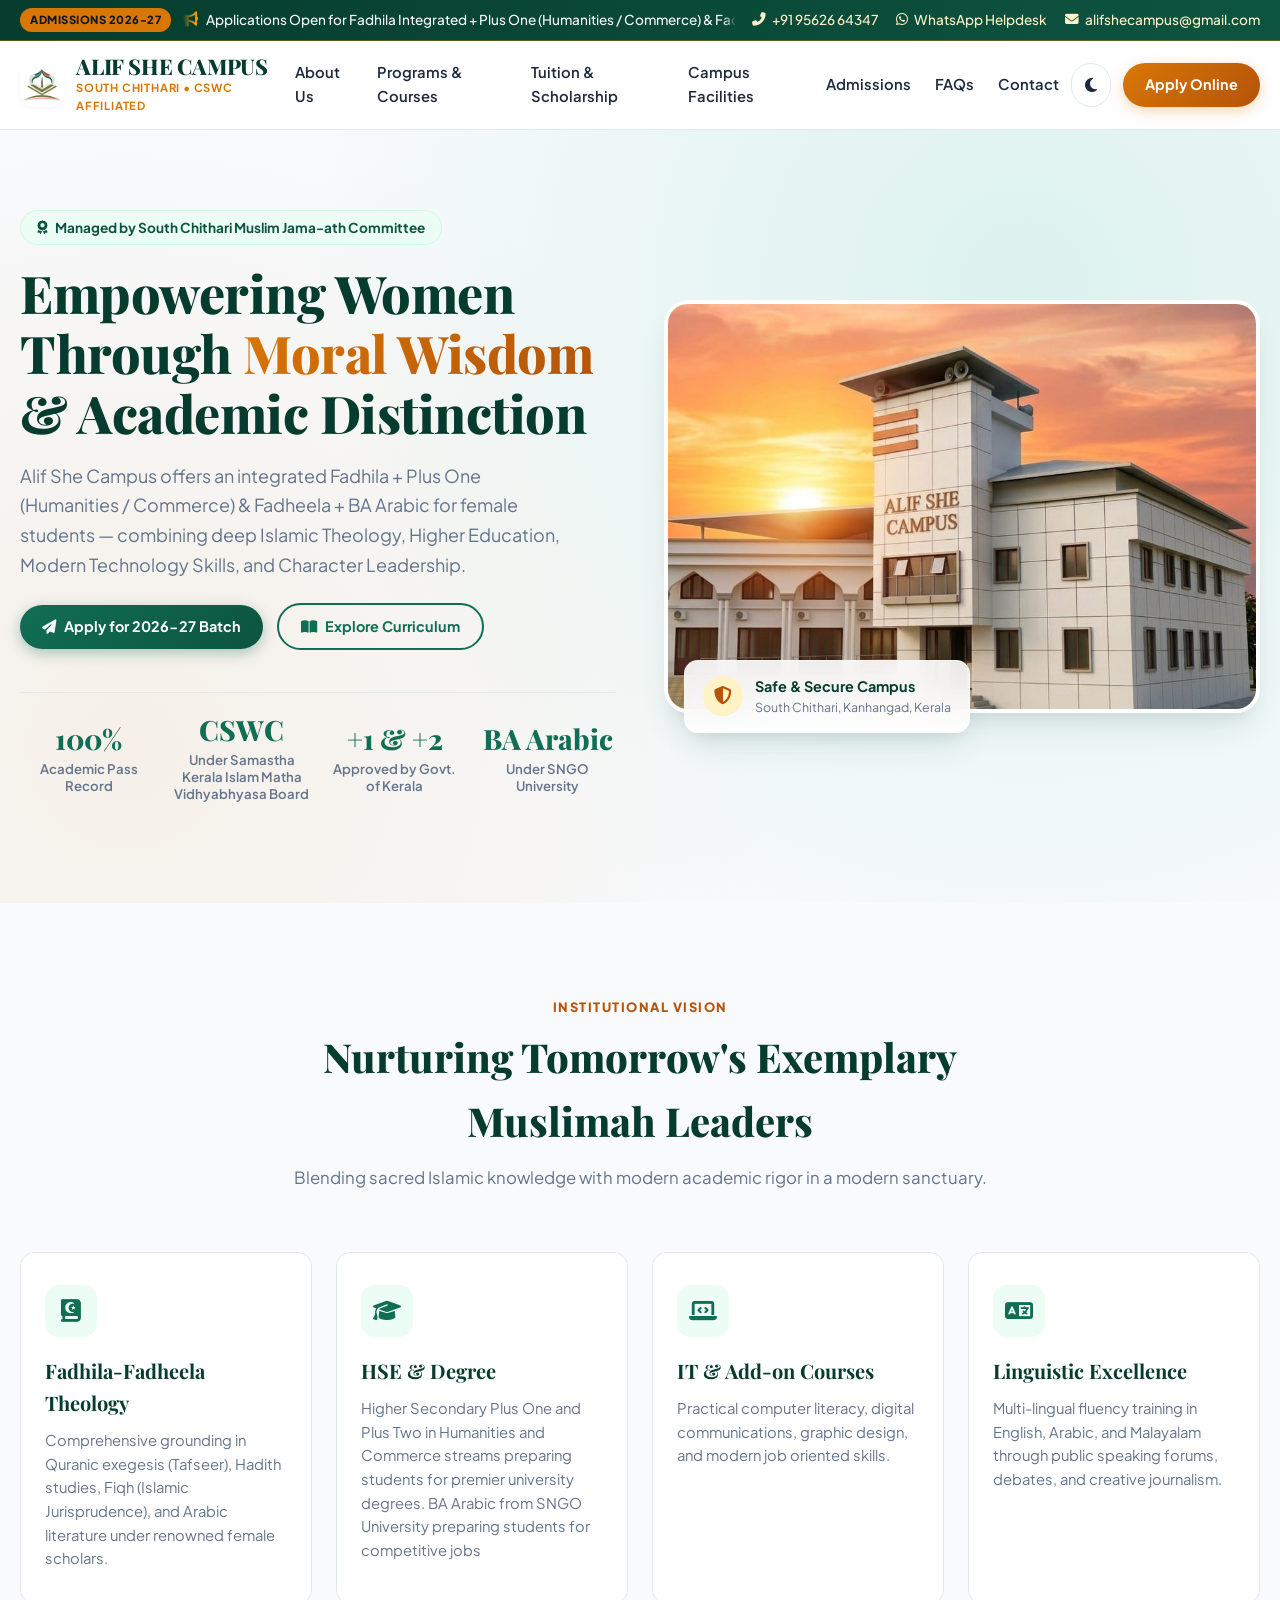
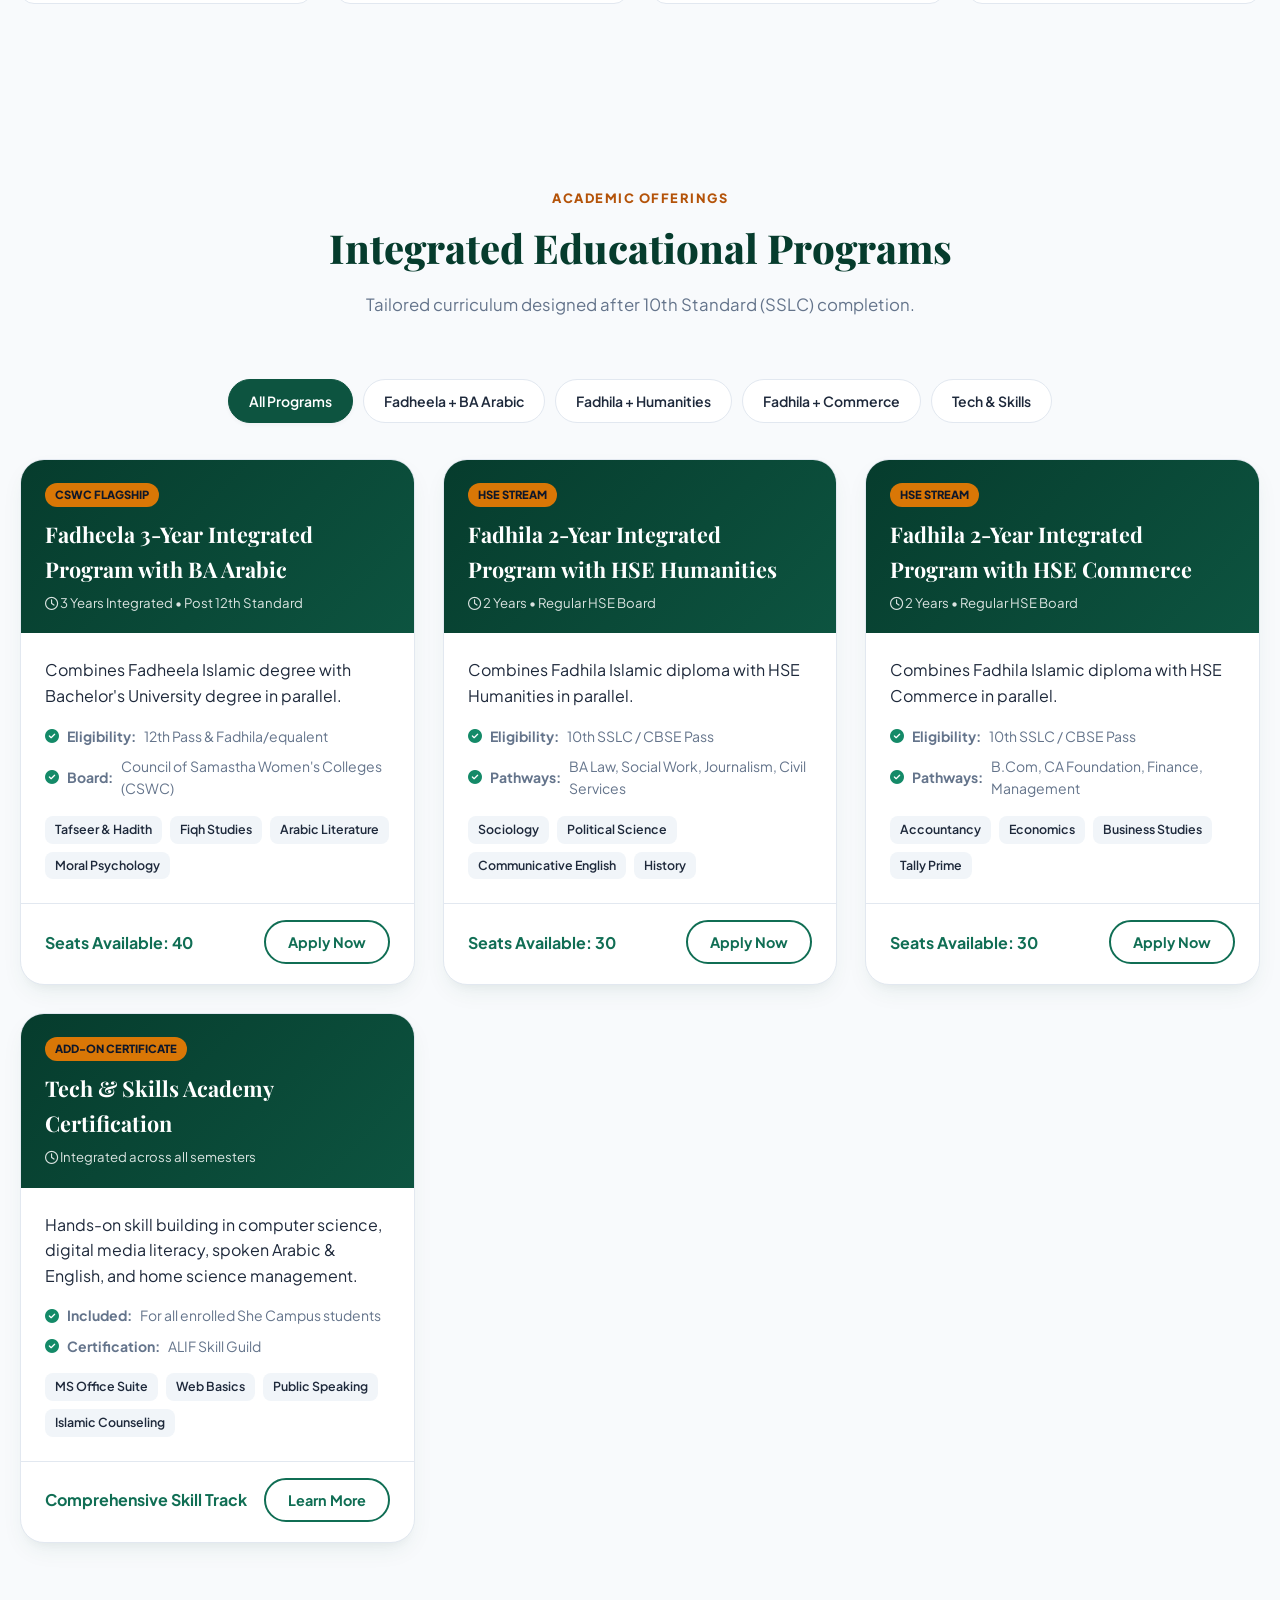
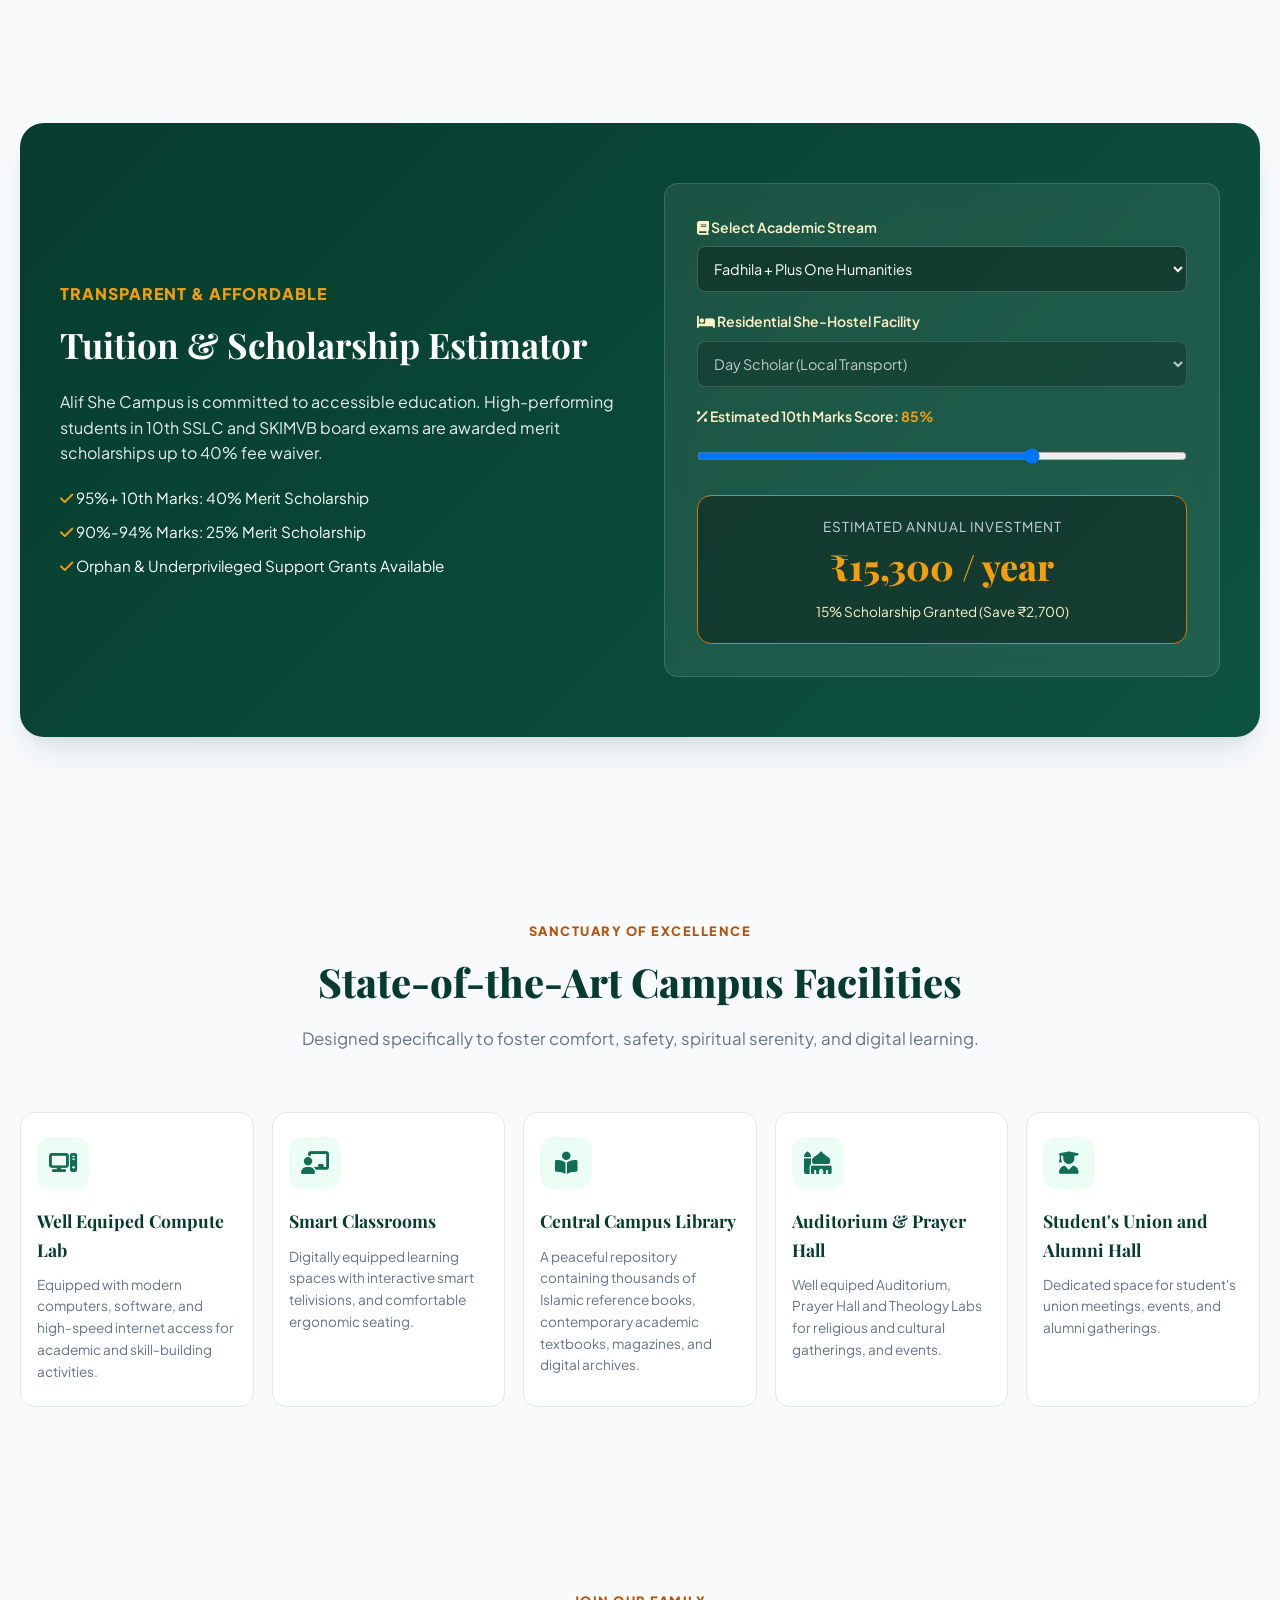
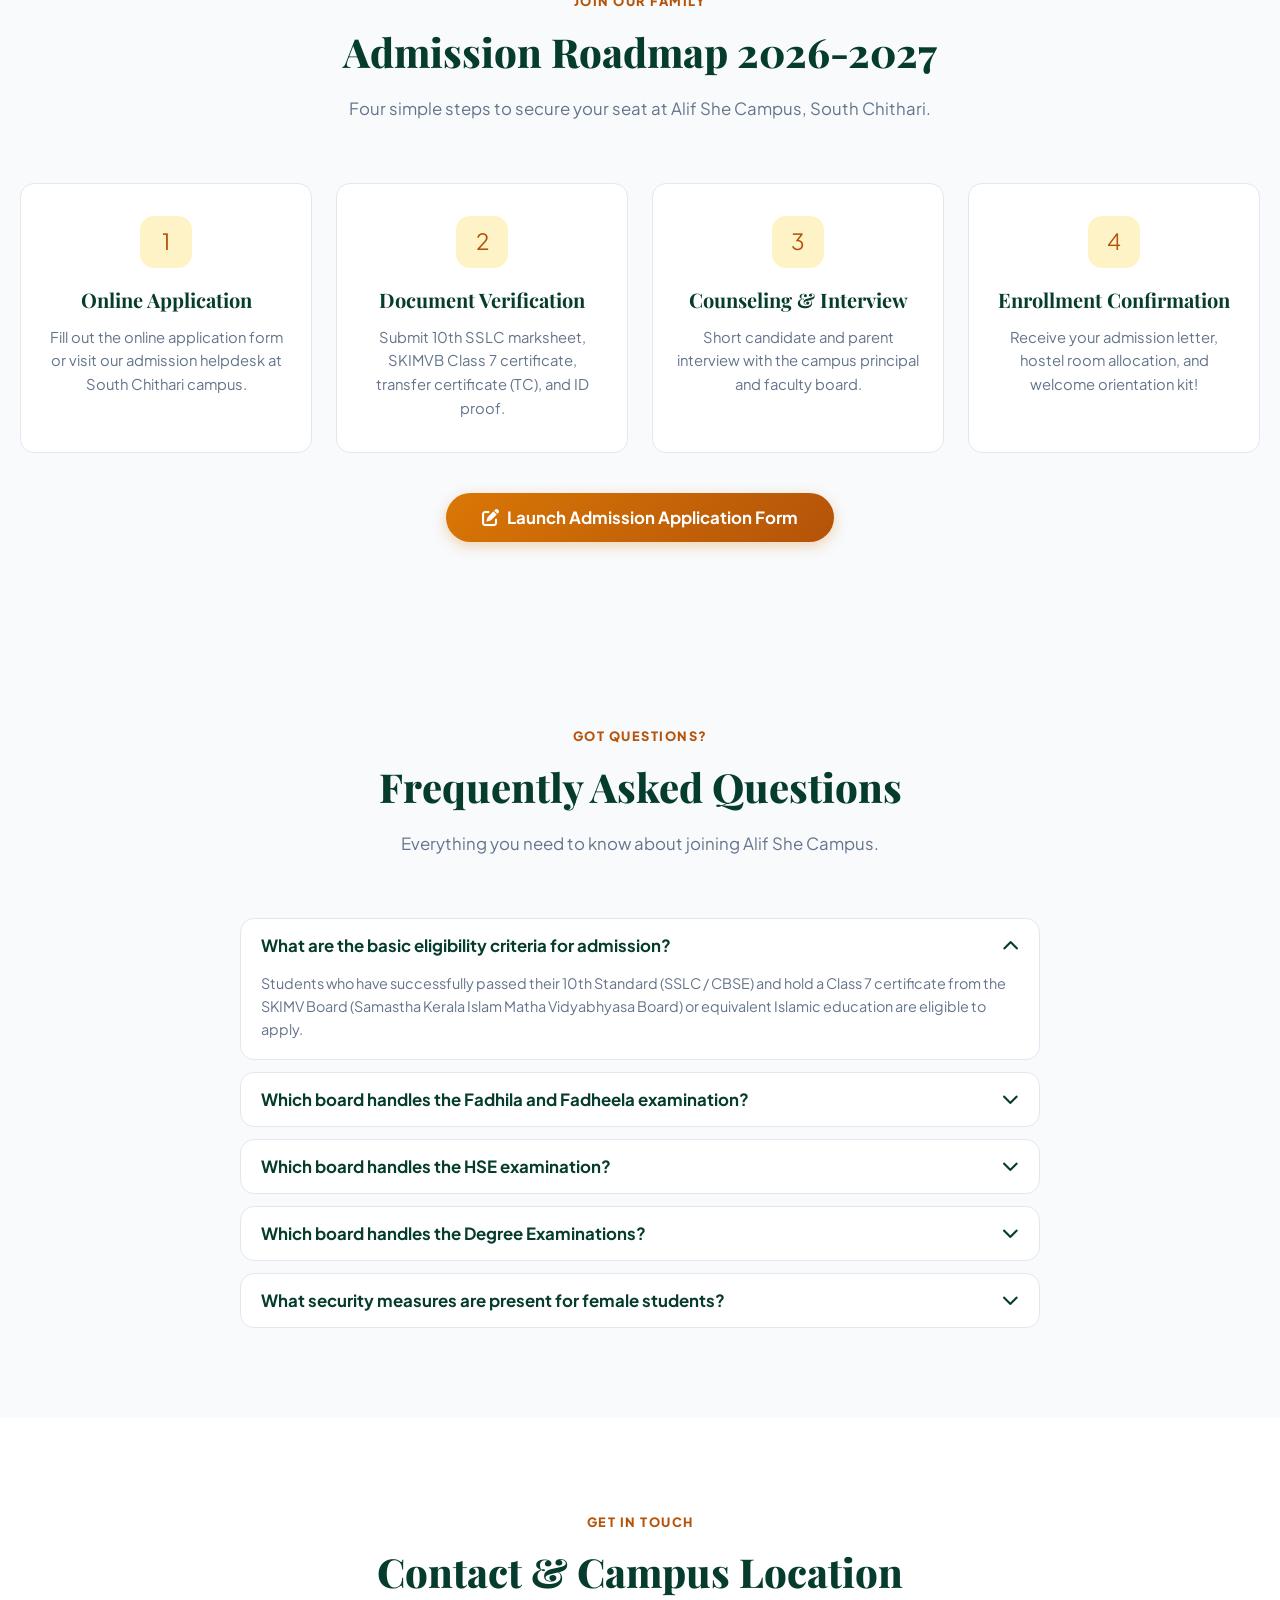
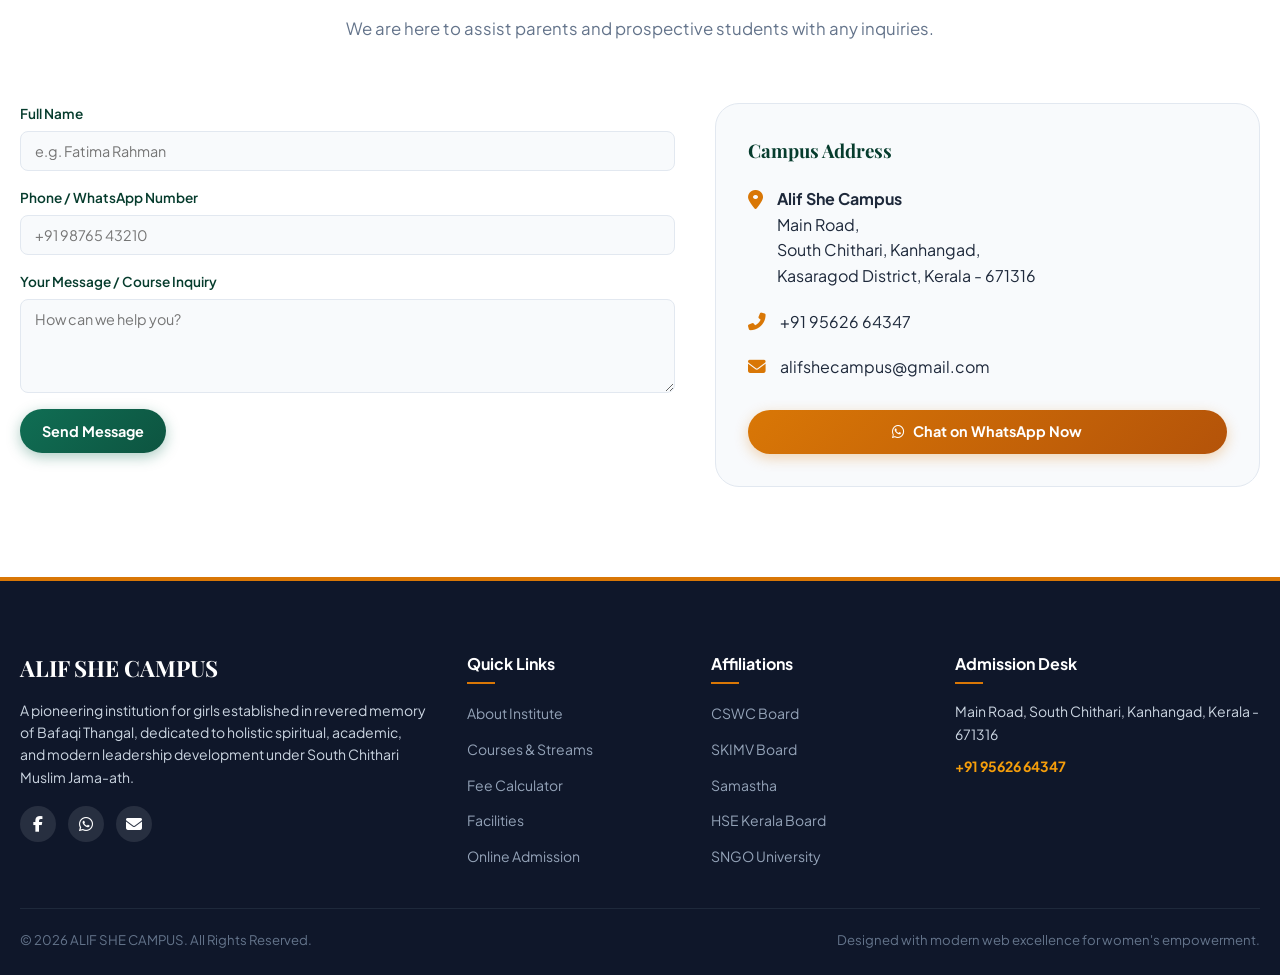
<file: index.html>
<!DOCTYPE html>
<html lang="en" data-theme="light">

<head>
  <meta charset="UTF-8">
  <meta name="viewport" content="width=device-width, initial-scale=1.0">
  <title>ALIF SHE CAMPUS | Premier Islamic & Contemporary Higher Education Campus for Women</title>
  <meta name="description"
    content="Official website of ALIF SHE CAMPUS, South Chithari, Kanhangad, Kerala. Providing integrated Fadhila Islamic theology, Plus One/Plus Two higher secondary education, IT skills, and holistic residential care. Affiliated with CSWC & BTIC.">
  <meta name="keywords"
    content="Alif She Campus, South Chithari, CSWC, Samastha Women Colleges, Fadhila Course, Islamic Education Kerala, Kasaragod She Campus, Bafaqi Thangal Islamic Centre">
  <link rel="stylesheet" href="style.css">
  <!-- FontAwesome Icons -->
  <link rel="stylesheet" href="https://cdnjs.cloudflare.com/ajax/libs/font-awesome/6.4.0/css/all.min.css">
</head>

<body>

  <!-- Top Announcement Bar -->
  <div class="top-bar">
    <div class="top-bar-container">
      <div class="announcement-ticker">
        <span class="badge-live">Admissions 2026-27</span>
        <div class="ticker-wrapper" id="announcementTicker">
          <div class="ticker-track">
            <span class="ticker-item"><i class="fas fa-bullhorn"></i> Applications Open for Fadhila Integrated + Plus
              One (Humanities / Commerce) &amp; Fadheela Integrated with BA Arabic</span>
            <span class="ticker-item"><i class="fas fa-bullhorn"></i> Merit Scholarships &amp; Financial Assistance
              Available for Qualified Students</span>
            <span class="ticker-item"><i class="fas fa-bullhorn"></i> Alif She Campus, South Chithari — Affiliated with
              CSWC &amp; Course Approved by Govt. Kerala &amp; SNGO University</span>
          </div>
          <div class="ticker-track" aria-hidden="true">
            <span class="ticker-item"><i class="fas fa-bullhorn"></i> Applications Open for Fadhila Integrated + Plus
              One (Humanities / Commerce) &amp; Fadheela Integrated + BA Arabic</span>
            <span class="ticker-item"><i class="fas fa-bullhorn"></i> Merit Scholarships &amp; Financial Assistance
              Available for Qualified Female Students</span>
            <span class="ticker-item"><i class="fas fa-bullhorn"></i> South Chithari Campus — Affiliated with CSWC &amp;
              Bafaqi Thangal Islamic Centre</span>
          </div>
        </div>
      </div>
      <div class="top-contacts">
        <a href="tel:+919562664347" class="top-link"><i class="fas fa-phone-alt"></i> +91 95626 64347</a>
        <a href="https://wa.me/919562664347" target="_blank" class="top-link"><i class="fab fa-whatsapp"></i> WhatsApp
          Helpdesk</a>
        <a href="mailto:alifshecampus@gmail.com" class="top-link"><i class="fas fa-envelope"></i>
          alifshecampus@gmail.com</a>
      </div>
    </div>
  </div>

  <!-- Header & Navigation -->
  <header class="main-header">
    <div class="nav-container">
      <a href="#" class="brand-logo">
        <!-- <div class="logo-crest">A</div> -->
        <div class="logo-crest">
          <img src="assets/aliflogo.png" alt="Alif She Campus Logo" class="hero-img">
        </div>
        <div class="logo-text">
          <h1>ALIF SHE CAMPUS</h1>
          <span>South Chithari • CSWC Affiliated</span>
        </div>
      </a>

      <nav>
        <ul class="nav-menu" id="navMenu">
          <li><a href="#about" class="nav-link">About Us</a></li>
          <li><a href="#courses" class="nav-link">Programs & Courses</a></li>
          <li><a href="#calculator" class="nav-link">Tuition & Scholarship</a></li>
          <li><a href="#facilities" class="nav-link">Campus Facilities</a></li>
          <li><a href="#admissions" class="nav-link">Admissions</a></li>
          <li><a href="#faq" class="nav-link">FAQs</a></li>
          <li><a href="#contact" class="nav-link">Contact</a></li>
        </ul>
      </nav>

      <div class="nav-actions">
        <button class="theme-toggle-btn" id="themeToggleBtn" aria-label="Toggle Theme">
          <i class="fas fa-moon"></i>
        </button>
        <a href="#admissions" class="btn btn-gold open-admission-modal">Apply Online</a>
        <button class="mobile-toggle" id="mobileToggle" aria-label="Open Navigation">
          <i class="fas fa-bars"></i>
        </button>
      </div>
    </div>
  </header>

  <!-- Mobile Menu Backdrop Overlay -->
  <div class="nav-backdrop-overlay" id="navBackdropOverlay"></div>

  <main>
    <!-- Hero Section -->
    <section class="hero-section">
      <div class="hero-grid">
        <div class="hero-content">
          <div class="hero-pill">
            <i class="fas fa-award"></i> Managed by South Chithari Muslim Jama-ath Committee
          </div>
          <h1 class="hero-title">
            Empowering Women Through <span>Moral Wisdom</span> & Academic Distinction
          </h1>
          <p class="hero-description">
            Alif She Campus offers an integrated Fadhila + Plus
            One (Humanities / Commerce) &amp; Fadheela + BA Arabic for female students — combining
            deep Islamic Theology, Higher Education, Modern Technology Skills,
            and Character Leadership.
          </p>
          <div class="hero-cta-group">
            <a href="#admissions" class="btn btn-primary open-admission-modal">
              <i class="fas fa-paper-plane"></i> Apply for 2026-27 Batch
            </a>
            <a href="#courses" class="btn btn-outline">
              <i class="fas fa-book-open"></i> Explore Curriculum
            </a>
          </div>
          <div class="hero-stats-row">
            <div class="stat-item">
              <h3>100%</h3>
              <p>Academic Pass Record</p>
            </div>
            <div class="stat-item">
              <h3>CSWC</h3>
              <p>Under Samastha Kerala Islam Matha Vidhyabhyasa Board</p>
            </div>
            <div class="stat-item">
              <h3>+1 &amp; +2</h3>
              <p>Approved by Govt. of Kerala</p>
            </div>
            <div class="stat-item">
              <h3>BA Arabic</h3>
              <p>Under SNGO University</p>
            </div>
          </div>
        </div>

        <div class="hero-media-wrapper">
          <div class="hero-card-frame">
            <img src="assets/alif_campus_hero.jpeg" alt="Alif She Campus Building" class="hero-img">
          </div>
          <div class="floating-badge">
            <div class="badge-icon">
              <i class="fas fa-shield-alt"></i>
            </div>
            <div class="badge-text">
              <h4>Safe & Secure Campus</h4>
              <p>South Chithari, Kanhangad, Kerala</p>
            </div>
          </div>
        </div>
      </div>
    </section>

    <!-- Institutional Pillars / About -->
    <section class="section" id="about">
      <div class="section-header">
        <span class="section-tag">Institutional Vision</span>
        <h2 class="section-title">Nurturing Tomorrow's Exemplary Muslimah Leaders</h2>
        <p class="section-subtitle">Blending sacred Islamic knowledge with modern academic rigor in a modern sanctuary.
        </p>
      </div>

      <div class="pillars-grid">
        <div class="pillar-card">
          <div class="pillar-icon">
            <i class="fas fa-quran"></i>
          </div>
          <h3>Fadhila-Fadheela Theology</h3>
          <p>Comprehensive grounding in Quranic exegesis (Tafseer), Hadith studies, Fiqh (Islamic Jurisprudence), and
            Arabic literature under renowned female scholars.</p>
        </div>

        <div class="pillar-card">
          <div class="pillar-icon">
            <i class="fas fa-graduation-cap"></i>
          </div>
          <h3>HSE &amp; Degree</h3>
          <p>Higher Secondary Plus One and Plus Two in Humanities and Commerce streams preparing
            students for premier university degrees. BA Arabic from SNGO University preparing students for competitive
            jobs
        </div>

        <div class="pillar-card">
          <div class="pillar-icon">
            <i class="fas fa-laptop-code"></i>
          </div>
          <h3>IT & Add-on Courses</h3>
          <p>Practical computer literacy, digital communications, graphic design, and modern job oriented
            skills.</p>
        </div>

        <div class="pillar-card">
          <div class="pillar-icon">
            <i class="fas fa-language"></i>
          </div>
          <h3>Linguistic Excellence</h3>
          <p>Multi-lingual fluency training in English, Arabic, and Malayalam through public speaking forums, debates,
            and creative journalism.</p>
        </div>
      </div>
    </section>

    <!-- Course & Curriculum Explorer -->
    <section class="section" id="courses">
      <div class="section-header">
        <span class="section-tag">Academic Offerings</span>
        <h2 class="section-title">Integrated Educational Programs</h2>
        <p class="section-subtitle">Tailored curriculum designed after 10th Standard (SSLC) completion.</p>
      </div>

      <div class="courses-container">
        <div class="tab-filter-bar">
          <button class="tab-btn active" data-category="all">All Programs</button>
          <button class="tab-btn" data-category="fadheela">Fadheela + BA Arabic</button>
          <button class="tab-btn" data-category="humanities">Fadhila + Humanities</button>
          <button class="tab-btn" data-category="commerce">Fadhila + Commerce</button>
          <button class="tab-btn" data-category="skills">Tech & Skills</button>
        </div>

        <div class="courses-grid">
          <!-- Course Card 1 -->
          <div class="course-card" data-category="fadheela">
            <div class="course-card-header">
              <span class="course-tag">CSWC Flagship</span>
              <h3>Fadheela 3-Year Integrated Program with BA Arabic</h3>
              <p class="course-duration"><i class="far fa-clock"></i> 3 Years Integrated • Post 12th Standard</p>
            </div>
            <div class="course-card-body">
              <p>Combines Fadheela Islamic degree with Bachelor's University degree in
                parallel.</p>
              <div class="course-specs">
                <div class="spec-item"><i class="fas fa-check-circle"></i> <strong>Eligibility:</strong> 12th Pass
                  & Fadhila/equalent</div>
                <div class="spec-item"><i class="fas fa-check-circle"></i> <strong>Board:</strong> Council of Samastha
                  Women's Colleges (CSWC)</div>
              </div>
              <ul class="course-topics">
                <li class="topic-chip">Tafseer & Hadith</li>
                <li class="topic-chip">Fiqh Studies</li>
                <li class="topic-chip">Arabic Literature</li>
                <li class="topic-chip">Moral Psychology</li>
              </ul>
            </div>
            <div class="course-card-footer">
              <span style="font-weight: 700; color: var(--primary-700);">Seats Available: 40</span>
              <button class="btn btn-outline open-admission-modal">Apply Now</button>
            </div>
          </div>

          <!-- Course Card 2 -->
          <div class="course-card" data-category="humanities">
            <div class="course-card-header">
              <span class="course-tag">HSE Stream</span>
              <h3>Fadhila 2-Year Integrated Program with HSE Humanities</h3>
              <p class="course-duration"><i class="far fa-clock"></i> 2 Years • Regular HSE Board</p>
            </div>

            <div class="course-card-body">
              <p>Combines Fadhila Islamic diploma with HSE Humanities in parallel.</p>
              <div class="course-specs">
                <div class="spec-item"><i class="fas fa-check-circle"></i> <strong>Eligibility:</strong> 10th SSLC /
                  CBSE Pass</div>
                <div class="spec-item"><i class="fas fa-check-circle"></i> <strong>Pathways:</strong> BA Law, Social
                  Work, Journalism, Civil Services</div>
              </div>
              <ul class="course-topics">
                <li class="topic-chip">Sociology</li>
                <li class="topic-chip">Political Science</li>
                <li class="topic-chip">Communicative English</li>
                <li class="topic-chip">History</li>
              </ul>
            </div>
            <div class="course-card-footer">
              <span style="font-weight: 700; color: var(--primary-700);">Seats Available: 30</span>
              <button class="btn btn-outline open-admission-modal">Apply Now</button>
            </div>
          </div>

          <!-- Course Card 3 -->
          <div class="course-card" data-category="commerce">
            <div class="course-card-header">
              <span class="course-tag">HSE Stream</span>
              <h3>Fadhila 2-Year Integrated Program with HSE Commerce</h3>
              <p class="course-duration"><i class="far fa-clock"></i> 2 Years • Regular HSE Board</p>
            </div>
            <div class="course-card-body">
              <p>Combines Fadhila Islamic diploma with HSE Commerce in parallel.</p>
              <div class="course-specs">
                <div class="spec-item"><i class="fas fa-check-circle"></i> <strong>Eligibility:</strong> 10th SSLC /
                  CBSE Pass</div>
                <div class="spec-item"><i class="fas fa-check-circle"></i> <strong>Pathways:</strong> B.Com, CA
                  Foundation, Finance, Management</div>
              </div>
              <ul class="course-topics">
                <li class="topic-chip">Accountancy</li>
                <li class="topic-chip">Economics</li>
                <li class="topic-chip">Business Studies</li>
                <li class="topic-chip">Tally Prime</li>
              </ul>
            </div>
            <div class="course-card-footer">
              <span style="font-weight: 700; color: var(--primary-700);">Seats Available: 30</span>
              <button class="btn btn-outline open-admission-modal">Apply Now</button>
            </div>
          </div>

          <!-- Course Card 4 -->
          <div class="course-card" data-category="skills">
            <div class="course-card-header">
              <span class="course-tag">Add-on Certificate</span>
              <h3>Tech & Skills Academy Certification</h3>
              <p class="course-duration"><i class="far fa-clock"></i> Integrated across all semesters</p>
            </div>
            <div class="course-card-body">
              <p>Hands-on skill building in computer science, digital media literacy, spoken Arabic & English, and home
                science management.</p>
              <div class="course-specs">
                <div class="spec-item"><i class="fas fa-check-circle"></i> <strong>Included:</strong> For all enrolled
                  She Campus students</div>
                <div class="spec-item"><i class="fas fa-check-circle"></i> <strong>Certification:</strong> ALIF Skill
                  Guild</div>
              </div>
              <ul class="course-topics">
                <li class="topic-chip">MS Office Suite</li>
                <li class="topic-chip">Web Basics</li>
                <li class="topic-chip">Public Speaking</li>
                <li class="topic-chip">Islamic Counseling</li>
              </ul>
            </div>
            <div class="course-card-footer">
              <span style="font-weight: 700; color: var(--primary-700);">Comprehensive Skill Track</span>
              <button class="btn btn-outline open-admission-modal">Learn More</button>
            </div>
          </div>
        </div>
      </div>
    </section>

    <!-- Interactive Fee & Scholarship Estimator -->
    <section class="section" id="calculator">
      <div class="calc-section">
        <div class="calc-grid">
          <div>
            <span
              style="color: var(--accent-gold-400); font-weight:800; text-transform:uppercase; letter-spacing:1px;">Transparent
              & Affordable</span>
            <h2 style="font-family: var(--font-serif); font-size:2.2rem; margin:10px 0 16px; color:#ffffff;">Tuition &
              Scholarship Estimator</h2>
            <p style="opacity:0.9; line-height:1.6; margin-bottom:20px;">
              Alif She Campus is committed to accessible education. High-performing students in 10th SSLC and SKIMVB
              board exams are awarded merit scholarships up to 40% fee waiver.
            </p>
            <ul style="list-style:none; display:flex; flex-direction:column; gap:10px; font-size:0.95rem;">
              <li><i class="fas fa-check" style="color:var(--accent-gold-400);"></i> 95%+ 10th Marks: 40% Merit
                Scholarship</li>
              <li><i class="fas fa-check" style="color:var(--accent-gold-400);"></i> 90%-94% Marks: 25% Merit
                Scholarship</li>
              <li><i class="fas fa-check" style="color:var(--accent-gold-400);"></i> Orphan & Underprivileged Support
                Grants Available</li>
            </ul>
          </div>

          <div class="calc-box">
            <div class="calc-field">
              <label for="calcStream"><i class="fas fa-book"></i> Select Academic Stream</label>
              <select id="calcStream">
                <option value="humanities">Fadhila + Plus One Humanities</option>
                <option value="commerce">Fadhila + Plus One Commerce</option>
                <option value="fadheela">Fadheela + BA Arabic</option>
              </select>
            </div>

            <div class="calc-field">
              <label for="calcHostel"><i class="fas fa-bed"></i> Residential She-Hostel Facility</label>
              <select id="calcHostel" disabled>
                <option value="yes">Day Scholar (Local Transport)</option>
                <option value="no">Include Hostel, Food & 24/7 Care</option>
              </select>
            </div>

            <div class="calc-field">
              <label for="calcScore"><i class="fas fa-percentage"></i> Estimated 10th Marks Score: <strong
                  id="scoreValDisplay" style="color:var(--accent-gold-400);">85%</strong></label>
              <input type="range" id="calcScore" min="50" max="100" value="85">
            </div>

            <div class="calc-result-card">
              <p style="font-size:0.85rem; text-transform:uppercase; letter-spacing:1px; color:#cbd5e1;">Estimated
                Annual Investment</p>
              <div class="result-val" id="calcResultFee">₹27,000 / year</div>
              <p id="calcResultScholarship" style="font-size:0.85rem; color:var(--accent-gold-100); margin-top:6px;">25%
                Scholarship Granted</p>
            </div>
          </div>
        </div>
      </div>
    </section>

    <!-- Facilities Showcase -->
    <section class="section" id="facilities">
      <div class="section-header">
        <span class="section-tag">Sanctuary of Excellence</span>
        <h2 class="section-title">State-of-the-Art Campus Facilities</h2>
        <p class="section-subtitle">Designed specifically to foster comfort, safety, spiritual serenity, and digital
          learning.</p>
      </div>

      <div class="pillars-grid">
        <div class="pillar-card">
          <div class="pillar-icon"><i class="fas fa-computer"></i></div>
          <h3>Well Equiped Compute Lab</h3>
          <p>Equipped with modern computers, software, and high-speed internet access for academic and skill-building
            activities.</p>
        </div>

        <div class="pillar-card">
          <div class="pillar-icon"><i class="fas fa-chalkboard-teacher"></i></div>
          <h3>Smart Classrooms</h3>
          <p>Digitally equipped learning spaces with interactive smart telivisions, and comfortable
            ergonomic seating.</p>
        </div>

        <div class="pillar-card">
          <div class="pillar-icon"><i class="fas fa-book-reader"></i></div>
          <h3>Central Campus Library</h3>
          <p>A peaceful repository containing thousands of Islamic reference books, contemporary academic textbooks,
            magazines, and digital archives.</p>
        </div>

        <div class="pillar-card">
          <div class="pillar-icon"><i class="fas fa-mosque"></i></div>
          <h3>Auditorium & Prayer Hall</h3>
          <p>Well equiped Auditorium, Prayer Hall and Theology Labs for religious and cultural gatherings, and events.
          </p>
        </div>
        <div class="pillar-card">
          <div class="pillar-icon"><i class="fas fa-user-graduate"></i></div>
          <h3>Student's Union and Alumni Hall</h3>
          <p>Dedicated space for student's union meetings, events, and alumni gatherings.</p>
        </div>
      </div>
    </section>

    <!-- Admission Process Timeline -->
    <section class="section" id="admissions" style="background: var(--slate-50);">
      <div class="section-header">
        <span class="section-tag">Join Our Family</span>
        <h2 class="section-title">Admission Roadmap 2026-2027</h2>
        <p class="section-subtitle">Four simple steps to secure your seat at Alif She Campus, South Chithari.</p>
      </div>

      <div class="pillars-grid">
        <div class="pillar-card" style="text-align: center;">
          <div class="pillar-icon"
            style="margin: 0 auto 16px; background: var(--accent-gold-100); color: var(--accent-gold-600);">1</div>
          <h3>Online Application</h3>
          <p>Fill out the online application form or visit our admission helpdesk at South Chithari campus.</p>
        </div>

        <div class="pillar-card" style="text-align: center;">
          <div class="pillar-icon"
            style="margin: 0 auto 16px; background: var(--accent-gold-100); color: var(--accent-gold-600);">2</div>
          <h3>Document Verification</h3>
          <p>Submit 10th SSLC marksheet, SKIMVB Class 7 certificate, transfer certificate (TC), and ID proof.</p>
        </div>

        <div class="pillar-card" style="text-align: center;">
          <div class="pillar-icon"
            style="margin: 0 auto 16px; background: var(--accent-gold-100); color: var(--accent-gold-600);">3</div>
          <h3>Counseling & Interview</h3>
          <p>Short candidate and parent interview with the campus principal and faculty board.</p>
        </div>

        <div class="pillar-card" style="text-align: center;">
          <div class="pillar-icon"
            style="margin: 0 auto 16px; background: var(--accent-gold-100); color: var(--accent-gold-600);">4</div>
          <h3>Enrollment Confirmation</h3>
          <p>Receive your admission letter, hostel room allocation, and welcome orientation kit!</p>
        </div>
      </div>

      <div style="text-align: center; margin-top: 40px;">
        <button class="btn btn-gold open-admission-modal" style="padding: 14px 36px; font-size: 1.05rem;">
          <i class="fas fa-edit"></i> Launch Admission Application Form
        </button>
      </div>
    </section>

    <!-- FAQs Accordion -->
    <section class="section" id="faq">
      <div class="section-header">
        <span class="section-tag">Got Questions?</span>
        <h2 class="section-title">Frequently Asked Questions</h2>
        <p class="section-subtitle">Everything you need to know about joining Alif She Campus.</p>
      </div>

      <div class="faq-container">
        <div class="faq-item active">
          <button class="faq-question">
            <span>What are the basic eligibility criteria for admission?</span>
            <i class="fas fa-chevron-down faq-icon"></i>
          </button>
          <div class="faq-answer">
            Students who have successfully passed their 10th Standard (SSLC / CBSE) and hold a Class 7 certificate from
            the SKIMV Board (Samastha Kerala Islam Matha Vidyabhyasa Board) or equivalent Islamic education are eligible
            to apply.
          </div>
        </div>

        <div class="faq-item">
          <button class="faq-question">
            <span>Which board handles the Fadhila and Fadheela examination?</span>
            <i class="fas fa-chevron-down faq-icon"></i>
          </button>
          <div class="faq-answer">
            The Fadhila Islamic theology program is affiliated with and audited by the Council of Samastha Women's
            Colleges (CSWC), ensuring uniform high academic standards across Kerala.
          </div>
        </div>

        <div class="faq-item">
          <button class="faq-question">
            <span>Which board handles the HSE examination?</span>
            <i class="fas fa-chevron-down faq-icon"></i>
          </button>
          <div class="faq-answer">
            The HSE is approved by the Govt. of Kerala and examination conducted by Kerala state HSE board.
          </div>
        </div>

        <div class="faq-item">
          <button class="faq-question">
            <span>Which board handles the Degree Examinations?</span>
            <i class="fas fa-chevron-down faq-icon"></i>
          </button>
          <div class="faq-answer">
            The Degree examinations conducted bySNGO University
          </div>
        </div>

        <div class="faq-item">
          <button class="faq-question">
            <span>What security measures are present for female students?</span>
            <i class="fas fa-chevron-down faq-icon"></i>
          </button>
          <div class="faq-answer">
            Safety is our highest priority. The campus features gated entry, CCTV
            surveillance in public perimeters, strict visitor logging, and emergency medical assistance.
          </div>
        </div>
      </div>
    </section>

    <!-- Contact & Map Desk -->
    <section class="section" id="contact" style="background: var(--bg-card);">
      <div class="section-header">
        <span class="section-tag">Get in Touch</span>
        <h2 class="section-title">Contact & Campus Location</h2>
        <p class="section-subtitle">We are here to assist parents and prospective students with any inquiries.</p>
      </div>

      <div class="pillars-grid contact-layout-grid">
        <div>
          <form id="contactForm" style="display: flex; flex-direction: column; gap: 16px;">
            <div class="form-group">
              <label for="cName">Full Name</label>
              <input type="text" id="cName" class="form-input" placeholder="e.g. Fatima Rahman" required>
            </div>
            <div class="form-group">
              <label for="cPhone">Phone / WhatsApp Number</label>
              <input type="tel" id="cPhone" class="form-input" placeholder="+91 98765 43210" required>
            </div>
            <div class="form-group">
              <label for="cQuery">Your Message / Course Inquiry</label>
              <textarea id="cQuery" class="form-input" rows="4" placeholder="How can we help you?" required></textarea>
            </div>
            <button type="submit" class="btn btn-primary" style="align-self: flex-start;">Send Message</button>
            <div id="contactStatus" style="display: none;"></div>
          </form>
        </div>

        <div
          style="background: var(--slate-50); border: 1px solid var(--border-subtle); border-radius: var(--radius-lg); padding: 32px; display: flex; flex-direction: column; gap: 20px;">
          <h3 style="font-family: var(--font-serif); color: var(--text-heading);">Campus Address</h3>

          <div style="display: flex; gap: 14px; align-items: flex-start;">
            <i class="fas fa-map-marker-alt"
              style="color: var(--accent-gold-500); font-size: 1.25rem; margin-top: 4px;"></i>
            <div>
              <strong>Alif She Campus</strong><br>
              Main Road,<br>
              South Chithari, Kanhangad,<br>
              Kasaragod District, Kerala - 671316
            </div>
          </div>

          <div style="display: flex; gap: 14px; align-items: center;">
            <i class="fas fa-phone-alt" style="color: var(--accent-gold-500); font-size: 1.1rem;"></i>
            <div>+91 95626 64347</div>
          </div>

          <div style="display: flex; gap: 14px; align-items: center;">
            <i class="fas fa-envelope" style="color: var(--accent-gold-500); font-size: 1.1rem;"></i>
            <div>alifshecampus@gmail.com</div>
          </div>

          <div style="margin-top: 10px;">
            <a href="https://wa.me/919562664347" target="_blank" class="btn btn-gold" style="width: 100%;">
              <i class="fab fa-whatsapp"></i> Chat on WhatsApp Now
            </a>
          </div>
        </div>
      </div>
    </section>
  </main>

  <!-- Admission Modal Wizard -->
  <div class="modal-backdrop" id="admissionModal">
    <div class="modal-window">
      <div class="modal-header">
        <h3>Online Admission Portal 2026-2027</h3>
        <button class="close-modal-btn" id="closeAdmissionModal">&times;</button>
      </div>

      <div class="modal-body">
        <div id="admissionForm">
          <div class="wizard-steps">
            <div class="step-item active">
              <div class="step-num">1</div>
              <span class="step-label">Personal</span>
            </div>
            <div class="step-item">
              <div class="step-num">2</div>
              <span class="step-label">Academic</span>
            </div>
            <div class="step-item">
              <div class="step-num">3</div>
              <span class="step-label">Stream & Hostel</span>
            </div>
          </div>

          <!-- Step 1 -->
          <div class="wizard-step-content" id="wizardStep1">
            <div class="form-grid">
              <div class="form-group">
                <label>Student's Full Name *</label>
                <input type="text" class="form-input" placeholder="Enter full name" required>
              </div>
              <div class="form-group">
                <label>Parent / Guardian Name *</label>
                <input type="text" class="form-input" placeholder="Guardian name" required>
              </div>
              <div class="form-group">
                <label>Mobile Number *</label>
                <input type="tel" class="form-input" placeholder="+91 90000 00000" required>
              </div>
              <div class="form-group">
                <label>Email Address</label>
                <input type="email" class="form-input" placeholder="student@gmail.com">
              </div>
              <div class="form-group full-width">
                <label>Residential Address *</label>
                <textarea class="form-input" rows="2" placeholder="House name, Post office, District"
                  required></textarea>
              </div>
            </div>
          </div>

          <!-- Step 2 -->
          <div class="wizard-step-content" id="wizardStep2" style="display: none;">
            <div class="form-grid">
              <div class="form-group">
                <label>10th SSLC School Name *</label>
                <input type="text" class="form-input" placeholder="School name" required>
              </div>
              <div class="form-group">
                <label>10th Board Reg Number *</label>
                <input type="text" class="form-input" placeholder="Register number" required>
              </div>
              <div class="form-group">
                <label>SSLC / CBSE Score (%) *</label>
                <input type="number" class="form-input" placeholder="e.g. 88" min="40" max="100" required>
              </div>
              <div class="form-group">
                <label>SKIMVB Class 7 Madrasa Details *</label>
                <input type="text" class="form-input" placeholder="Madrasa name & range" required>
              </div>
            </div>
          </div>

          <!-- Step 3 -->
          <div class="wizard-step-content" id="wizardStep3" style="display: none;">
            <div class="form-grid">
              <div class="form-group full-width">
                <label>Select Preferred Course Stream *</label>
                <select class="form-input" required>
                  <option value="">-- Choose Academic Program --</option>
                  <option>Fadhila + Plus One Humanities</option>
                  <option>Fadhila + Plus One Commerce</option>
                  <option>Fadheela + BA Arabic</option>
                </select>
              </div>
              <div class="form-group full-width">
                <label>Hostel Requirement *</label>
                <select class="form-input" required disabled>
                  <option value="day">No - Day Scholar</option>
                  <option value="hostel">Yes - Require Campus She-Hostel</option>

                </select>
              </div>
            </div>
          </div>

          <div class="wizard-nav">
            <button type="button" class="btn btn-outline" id="wizardPrev" style="visibility: hidden;">Previous</button>
            <button type="button" class="btn btn-gold" id="wizardNext">Next Step</button>
          </div>
        </div>

        <!-- Success Message -->
        <div class="success-card" id="admissionSuccess" style="display: none;">
          <div class="success-icon-circle">
            <i class="fas fa-check"></i>
          </div>
          <h3 style="font-family: var(--font-serif); font-size: 1.5rem; color: var(--text-heading);">Application
            Submitted Successfully!</h3>
          <p style="color: var(--text-muted); max-width: 460px;">
            Thank you for applying to Alif She Campus. Please save your application reference number for admission
            tracking.
          </p>
          <div class="ref-box" id="appRefCode">ALIF-2026-8492</div>
          <p style="font-size: 0.85rem; color: var(--text-muted);">Our admission desk will call you within 24 hours to
            schedule document verification.</p>
        </div>
      </div>
    </div>
  </div>

  <!-- Footer -->
  <footer class="main-footer">
    <div class="footer-grid">
      <div class="footer-brand">
        <h2>ALIF SHE CAMPUS</h2>
        <p>A pioneering institution for girls established in revered memory of Bafaqi Thangal, dedicated to
          holistic spiritual, academic, and modern leadership development under South Chithari Muslim Jama-ath.</p>
        <div style="display: flex; gap: 12px;">
          <a href="#"
            style="width: 36px; height: 36px; border-radius: var(--radius-full); background: rgba(255,255,255,0.1); display: flex; align-items: center; justify-content: center; color: #fff;"><i
              class="fab fa-facebook-f"></i></a>
          <a href="https://wa.me/919562664347" target="_blank"
            style="width: 36px; height: 36px; border-radius: var(--radius-full); background: rgba(255,255,255,0.1); display: flex; align-items: center; justify-content: center; color: #fff;"><i
              class="fab fa-whatsapp"></i></a>
          <a href="mailto:alifshecampus@gmail.com"
            style="width: 36px; height: 36px; border-radius: var(--radius-full); background: rgba(255,255,255,0.1); display: flex; align-items: center; justify-content: center; color: #fff;"><i
              class="fas fa-envelope"></i></a>
        </div>
      </div>

      <div class="footer-col">
        <h4>Quick Links</h4>
        <ul class="footer-links">
          <li><a href="#about">About Institute</a></li>
          <li><a href="#courses">Courses & Streams</a></li>
          <li><a href="#calculator">Fee Calculator</a></li>
          <li><a href="#facilities">Facilities</a></li>
          <li><a href="#admissions">Online Admission</a></li>
        </ul>
      </div>

      <div class="footer-col">
        <h4>Affiliations</h4>
        <ul class="footer-links">
          <li><a href="https://cswc.in/" target="_blank">CSWC Board</a></li>
          <li><a href="https://samastha.info/skimvb-about" target="_blank">SKIMV Board</a></li>
          <li><a href="https://samastha.info/" target="_blank">Samastha</a></li>
          <li><a href="https://scolekerala.org/" target="_blank">HSE Kerala Board</a></li>
          <li><a href="https://sgou.ac.in/examination/index" target="_blank">SNGO University</a></li>
        </ul>
      </div>

      <div class="footer-col">
        <h4>Admission Desk</h4>
        <p style="font-size: 0.875rem; margin-bottom: 10px;">Main Road, South Chithari,
          Kanhangad, Kerala - 671316</p>
        <p style="font-size: 0.875rem; color: var(--accent-gold-400); font-weight: 700;">+91 95626 64347</p>
      </div>
    </div>

    <div class="footer-bottom">
      <div>&copy; 2026 ALIF SHE CAMPUS. All Rights Reserved.</div>
      <div>Designed with modern web excellence for women's empowerment.</div>
    </div>
  </footer>

  <script src="app.js"></script>
</body>

</html>
</file>
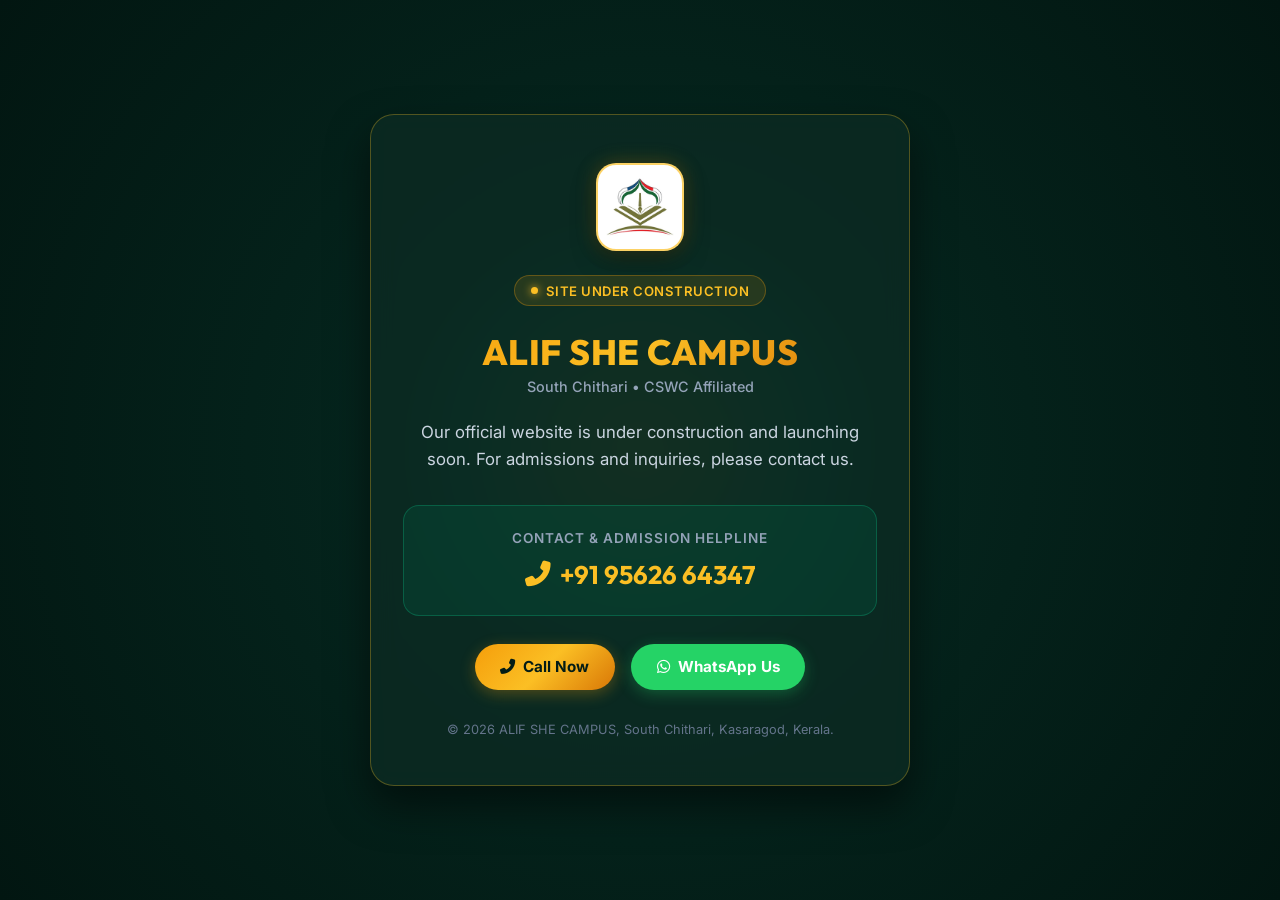
<file: under-construction.html>
<!DOCTYPE html>
<html lang="en">

<head>
  <meta charset="UTF-8">
  <meta name="viewport" content="width=device-width, initial-scale=1.0">
  <title>ALIF SHE CAMPUS | Under Construction</title>
  <meta name="description" content="ALIF SHE CAMPUS official website is under construction. Contact: +91 95626 64347.">

  <!-- Google Fonts & FontAwesome -->
  <link rel="preconnect" href="https://fonts.googleapis.com">
  <link rel="preconnect" href="https://fonts.gstatic.com" crossorigin>
  <link
    href="https://fonts.googleapis.com/css2?family=Outfit:wght@500;600;700;800&family=Inter:wght@400;500;600&display=swap"
    rel="stylesheet">
  <link rel="stylesheet" href="https://cdnjs.cloudflare.com/ajax/libs/font-awesome/6.5.1/css/all.min.css"
    integrity="sha512-DTOQO9RWCH3ppGqcWaEA1BIZOC6xxalwEsw9c2QQeAIftl+Vegovlnee1c9QX4TctnWMn13TZye+giMm8e2LwA=="
    crossorigin="anonymous" referrerpolicy="no-referrer" />

  <style>
    * {
      box-sizing: border-box;
      margin: 0;
      padding: 0;
    }

    body {
      font-family: 'Inter', sans-serif;
      background: radial-gradient(circle at center, #062c23 0%, #021611 100%);
      color: #f0fdf4;
      min-height: 100vh;
      display: flex;
      align-items: center;
      justify-content: center;
      padding: 2rem 1.5rem;
      text-align: center;
      position: relative;
      overflow-x: hidden;
    }

    /* Ambient Background Glow */
    .glow {
      position: absolute;
      width: 500px;
      height: 500px;
      background: radial-gradient(circle, rgba(245, 158, 11, 0.15) 0%, rgba(16, 185, 129, 0.08) 50%, transparent 70%);
      top: 50%;
      left: 50%;
      transform: translate(-50%, -50%);
      pointer-events: none;
      z-index: 0;
    }

    .card {
      position: relative;
      z-index: 1;
      max-width: 540px;
      width: 100%;
      background: rgba(13, 43, 35, 0.75);
      border: 1px solid rgba(251, 191, 36, 0.3);
      border-radius: 24px;
      padding: 3rem 2rem;
      backdrop-filter: blur(12px);
      box-shadow: 0 20px 40px rgba(0, 0, 0, 0.5);
    }

    .logo-badge {
      width: 88px;
      height: 88px;
      background: #ffffff;
      border: 2px solid rgba(251, 191, 36, 0.7);
      border-radius: 20px;
      display: flex;
      align-items: center;
      justify-content: center;
      margin: 0 auto 1.5rem;
      padding: 8px;
      box-shadow: 0 10px 25px rgba(0, 0, 0, 0.35), 0 0 20px rgba(245, 158, 11, 0.25);
      transition: transform 0.3s ease, box-shadow 0.3s ease;
      overflow: hidden;
    }

    .logo-badge:hover {
      transform: translateY(-2px) scale(1.02);
      box-shadow: 0 12px 30px rgba(0, 0, 0, 0.45), 0 0 25px rgba(245, 158, 11, 0.4);
    }

    .logo-badge img,
    .logo-img,
    .hero-img {
      max-width: 100%;
      max-height: 100%;
      width: auto;
      height: auto;
      object-fit: contain;
      display: block;
    }

    .tag {
      display: inline-flex;
      align-items: center;
      gap: 0.5rem;
      background: rgba(245, 158, 11, 0.12);
      border: 1px solid rgba(245, 158, 11, 0.3);
      color: #fbbf24;
      font-size: 0.82rem;
      font-weight: 600;
      padding: 0.4rem 1rem;
      border-radius: 50px;
      margin-bottom: 1.5rem;
      letter-spacing: 0.5px;
    }

    .pulse {
      width: 7px;
      height: 7px;
      background-color: #fbbf24;
      border-radius: 50%;
      box-shadow: 0 0 8px #fbbf24;
      animation: blink 1.5s infinite;
    }

    @keyframes blink {

      0%,
      100% {
        opacity: 1;
      }

      50% {
        opacity: 0.4;
      }
    }

    h1 {
      font-family: 'Outfit', sans-serif;
      font-size: 2.2rem;
      font-weight: 800;
      letter-spacing: 0.5px;
      margin-bottom: 0.25rem;
      background: linear-gradient(135deg, #f59e0b 0%, #fbbf24 50%, #d97706 100%);
      -webkit-background-clip: text;
      -webkit-text-fill-color: transparent;
    }

    .subtitle {
      font-size: 0.9rem;
      color: #94a3b8;
      margin-bottom: 1.5rem;
      font-weight: 500;
    }

    p.description {
      font-size: 1.05rem;
      color: #cbd5e1;
      line-height: 1.6;
      margin-bottom: 2rem;
    }

    .contact-box {
      background: rgba(6, 78, 59, 0.4);
      border: 1px solid rgba(16, 185, 129, 0.3);
      border-radius: 16px;
      padding: 1.5rem;
      margin-bottom: 1.75rem;
    }

    .contact-title {
      font-size: 0.85rem;
      text-transform: uppercase;
      letter-spacing: 1px;
      color: #94a3b8;
      margin-bottom: 0.75rem;
      font-weight: 600;
    }

    .phone-link {
      display: inline-flex;
      align-items: center;
      gap: 0.6rem;
      font-family: 'Outfit', sans-serif;
      font-size: 1.6rem;
      font-weight: 700;
      color: #fbbf24;
      text-decoration: none;
      transition: transform 0.2s ease, color 0.2s ease;
    }

    .phone-link:hover {
      transform: scale(1.03);
      color: #f59e0b;
    }

    .actions {
      display: flex;
      gap: 1rem;
      justify-content: center;
      flex-wrap: wrap;
    }

    .btn {
      display: inline-flex;
      align-items: center;
      gap: 0.5rem;
      padding: 0.85rem 1.6rem;
      border-radius: 50px;
      font-weight: 700;
      font-size: 0.95rem;
      text-decoration: none;
      transition: all 0.25s ease;
    }

    .btn-call {
      background: linear-gradient(135deg, #f59e0b 0%, #fbbf24 50%, #d97706 100%);
      color: #031c16;
      box-shadow: 0 4px 15px rgba(245, 158, 11, 0.3);
    }

    .btn-call:hover {
      transform: translateY(-2px);
      box-shadow: 0 8px 25px rgba(245, 158, 11, 0.45);
    }

    .btn-whatsapp {
      background: #25d366;
      color: #ffffff;
      box-shadow: 0 4px 15px rgba(37, 211, 102, 0.3);
    }

    .btn-whatsapp:hover {
      transform: translateY(-2px);
      box-shadow: 0 8px 25px rgba(37, 211, 102, 0.45);
    }

    footer {
      margin-top: 2rem;
      font-size: 0.8rem;
      color: #64748b;
    }

    iframe {
      border: none !important;
    }
  </style>
</head>

<body>

  <div class="glow"></div>

  <div class="card">
    <div class="logo-badge">
      <img src="./aliflogo.png" alt="Alif She Campus Logo" class="hero-img">
    </div>
    <div class="tag">
      <span class="pulse"></span> SITE UNDER CONSTRUCTION
    </div>

    <h1>ALIF SHE CAMPUS</h1>
    <div class="subtitle">South Chithari • CSWC Affiliated</div>

    <p class="description">
      Our official website is under construction and launching soon. For admissions and inquiries, please contact us.
    </p>

    <div class="contact-box">
      <div class="contact-title">Contact & Admission Helpline</div>
      <a href="tel:+919562664347" class="phone-link">
        <i class="fas fa-phone-alt"></i> +91 95626 64347
      </a>
    </div>

    <div class="actions">
      <a href="tel:+919562664347" class="btn btn-call">
        <i class="fas fa-phone-alt"></i> Call Now
      </a>
      <a href="https://wa.me/919562664347?text=Hello%20Alif%20She%20Campus,%20I%20would%20like%20to%20inquire%20about%20admissions."
        target="_blank" rel="noopener" class="btn btn-whatsapp">
        <i class="fab fa-whatsapp"></i> WhatsApp Us
      </a>
    </div>

    <footer>
      &copy; 2026 ALIF SHE CAMPUS, South Chithari, Kasaragod, Kerala.
    </footer>
  </div>

</body>

</html>
</file>
<file: style.css>
/* ==========================================================================
   ALIF SHE CAMPUS - Comprehensive Mobile, Tablet & Desktop Design System
   Theme: Deep Emerald, Royal Amber Gold & Soft Ivory / Dark Slate Glassmorphism
   Fully Responsive for Mobile (iOS/Android), Tablet (iPad/Android Tabs) & Desktop
   ========================================================================== */

@import url('https://fonts.googleapis.com/css2?family=Playfair+Display:ital,wght@0,500;0,600;0,700;0,800;1,600&family=Plus+Jakarta+Sans:wght@300;400;500;600;700;800&display=swap');

:root {
  /* Color Palette - Light Mode */
  --primary-900: #063c2d;
  --primary-800: #0d5440;
  --primary-700: #106e54;
  --primary-600: #148a68;
  --primary-500: #10b981;
  --primary-100: #d1fae5;
  --primary-50: #ecfdf5;

  --accent-gold-600: #b45309;
  --accent-gold-500: #d97706;
  --accent-gold-400: #f59e0b;
  --accent-gold-100: #fef3c7;
  --accent-gold-50: #fffbeb;

  --slate-900: #0f172a;
  --slate-800: #1e293b;
  --slate-700: #334155;
  --slate-600: #475569;
  --slate-400: #94a3b8;
  --slate-200: #e2e8f0;
  --slate-100: #f1f5f9;
  --slate-50: #f8fafc;

  --bg-main: #f8fafc;
  --bg-card: #ffffff;
  --bg-glass: rgba(255, 255, 255, 0.9);
  --border-glass: rgba(255, 255, 255, 0.4);
  --border-subtle: #e2e8f0;
  --text-main: #1e293b;
  --text-muted: #64748b;
  --text-heading: #063c2d;

  --shadow-sm: 0 2px 4px rgba(0, 0, 0, 0.04);
  --shadow-md: 0 10px 25px -5px rgba(13, 84, 64, 0.08), 0 8px 10px -6px rgba(0, 0, 0, 0.04);
  --shadow-lg: 0 20px 35px -10px rgba(13, 84, 64, 0.12), 0 10px 15px -5px rgba(0, 0, 0, 0.06);
  --shadow-glow: 0 0 25px rgba(16, 185, 129, 0.3);

  --font-serif: 'Playfair Display', Georgia, serif;
  --font-sans: 'Plus Jakarta Sans', -apple-system, BlinkMacSystemFont, sans-serif;

  --radius-sm: 8px;
  --radius-md: 14px;
  --radius-lg: 24px;
  --radius-full: 9999px;

  --transition-fast: 0.2s ease;
  --transition-normal: 0.3s cubic-bezier(0.4, 0, 0.2, 1);
}

[data-theme="dark"] {
  --bg-main: #091310;
  --bg-card: #101e1a;
  --bg-glass: rgba(16, 30, 26, 0.92);
  --border-glass: rgba(255, 255, 255, 0.08);
  --border-subtle: #1e332c;
  --text-main: #e2e8f0;
  --text-muted: #94a3b8;
  --text-heading: #34d399;
  --slate-100: #142621;
  --slate-50: #0d1a16;
  --shadow-md: 0 10px 25px -5px rgba(0, 0, 0, 0.4);
  --shadow-lg: 0 20px 35px -10px rgba(0, 0, 0, 0.6);
}

/* Reset & Touch Foundations */
*,
*::before,
*::after {
  box-sizing: border-box;
  margin: 0;
  padding: 0;
}

html {
  scroll-behavior: smooth;
  font-size: 16px;
  -webkit-text-size-adjust: 100%;
}

body {
  font-family: var(--font-sans);
  background-color: var(--bg-main);
  color: var(--text-main);
  line-height: 1.6;
  overflow-x: hidden;
  transition: background-color var(--transition-normal), color var(--transition-normal);
  -webkit-font-smoothing: antialiased;
}

a {
  color: inherit;
  text-decoration: none;
  -webkit-tap-highlight-color: transparent;
}

img {
  max-width: 100%;
  height: auto;
  display: block;
}

button,
input,
select,
textarea {
  font-family: inherit;
  font-size: inherit;
  -webkit-tap-highlight-color: transparent;
}

/* Touch Friendly Targets */
button,
.btn,
.nav-link,
.tab-btn,
.faq-question {
  min-height: 44px;
}

/* Top Announcement Bar */
.top-bar {
  background: linear-gradient(90deg, var(--primary-900), var(--primary-800));
  color: #ffffff;
  padding: 8px 0;
  font-size: 0.85rem;
  border-bottom: 1px solid rgba(245, 158, 11, 0.3);
}

.top-bar-container {
  max-width: 1280px;
  margin: 0 auto;
  padding: 0 20px;
  display: flex;
  justify-content: space-between;
  align-items: center;
  gap: 16px;
}

.announcement-ticker {
  display: flex;
  align-items: center;
  gap: 12px;
  overflow: hidden;
  white-space: nowrap;
  flex: 1;
  min-width: 0;
}

.ticker-wrapper {
  display: flex;
  overflow: hidden;
  white-space: nowrap;
  position: relative;
  width: 100%;
  mask-image: linear-gradient(to right, transparent, black 12px, black calc(100% - 12px), transparent);
  -webkit-mask-image: linear-gradient(to right, transparent, black 12px, black calc(100% - 12px), transparent);
}

.ticker-wrapper:hover .ticker-track {
  animation-play-state: paused;
}

.ticker-track {
  display: flex;
  align-items: center;
  gap: 2.5rem;
  padding-right: 2.5rem;
  flex-shrink: 0;
  will-change: transform;
  animation: marquee-scroll 24s linear infinite;
}

@keyframes marquee-scroll {
  0% {
    transform: translateX(0);
  }

  100% {
    transform: translateX(-100%);
  }
}

.ticker-item {
  display: inline-flex;
  align-items: center;
  gap: 8px;
  font-size: 0.85rem;
  font-weight: 500;
  color: #f8fafc;
}

.ticker-item i.fa-bullhorn {
  color: var(--accent-gold-400);
  font-size: 0.95rem;
  animation: bullhorn-pulse 1.8s ease-in-out infinite;
  display: inline-block;
  transform-origin: center;
}

@keyframes bullhorn-pulse {

  0%,
  100% {
    transform: scale(1) rotate(0deg);
    filter: drop-shadow(0 0 2px rgba(245, 158, 11, 0.6));
  }

  15% {
    transform: scale(1.25) rotate(-10deg);
    filter: drop-shadow(0 0 8px rgba(245, 158, 11, 0.9));
  }

  30% {
    transform: scale(1.25) rotate(10deg);
  }

  45% {
    transform: scale(1.1) rotate(-5deg);
  }

  60% {
    transform: scale(1) rotate(0deg);
  }
}

.badge-live {
  background: var(--accent-gold-500);
  color: var(--slate-900);
  font-weight: 800;
  font-size: 0.7rem;
  padding: 3px 10px;
  border-radius: var(--radius-full);
  text-transform: uppercase;
  letter-spacing: 0.5px;
  flex-shrink: 0;
  animation: pulse-glow 2s infinite;
}

@keyframes pulse-glow {

  0%,
  100% {
    opacity: 1;
  }

  50% {
    opacity: 0.75;
    transform: scale(1.02);
  }
}

.top-contacts {
  display: flex;
  align-items: center;
  gap: 18px;
  flex-shrink: 0;
}

.top-link {
  display: inline-flex;
  align-items: center;
  gap: 6px;
  color: var(--accent-gold-100);
  font-weight: 500;
  transition: var(--transition-fast);
}

.top-link:hover {
  color: #ffffff;
}

/* Main Navigation Header */
.main-header {
  position: sticky;
  top: 0;
  z-index: 1000;
  background: var(--bg-glass);
  backdrop-filter: blur(16px);
  -webkit-backdrop-filter: blur(16px);
  border-bottom: 1px solid var(--border-subtle);
  transition: var(--transition-normal);
}

.nav-container {
  max-width: 1280px;
  margin: 0 auto;
  padding: 14px 20px;
  display: flex;
  justify-content: space-between;
  align-items: center;
  gap: 12px;
}

.brand-logo {
  display: flex;
  align-items: center;
  gap: 12px;
  z-index: 1001;
}

.logo-crest {
  width: 44px;
  height: 44px;
  background: #ffffff;
  /* border: 2px solid var(--accent-gold-400); */
  border-radius: var(--radius-md);
  display: flex;
  align-items: center;
  justify-content: center;
  color: var(--accent-gold-400);
  font-family: var(--font-serif);
  font-weight: 800;
  font-size: 1.4rem;
  box-shadow: var(--shadow-sm);
  flex-shrink: 0;
  overflow: hidden;
}

.logo-crest img {
  width: 100%;
  height: 100%;
  object-fit: contain;
  padding: 3px;
  display: block;
}

.logo-text h1 {
  font-family: var(--font-serif);
  font-size: clamp(1.1rem, 2.5vw, 1.35rem);
  font-weight: 800;
  color: var(--text-heading);
  line-height: 1.1;
  letter-spacing: -0.2px;
}

.logo-text span {
  font-size: 0.7rem;
  color: var(--accent-gold-500);
  font-weight: 700;
  letter-spacing: 0.8px;
  text-transform: uppercase;
  display: block;
}

.nav-menu {
  display: flex;
  align-items: center;
  gap: 24px;
  list-style: none;
}

.nav-link {
  display: inline-flex;
  align-items: center;
  font-weight: 600;
  font-size: 0.925rem;
  color: var(--text-main);
  position: relative;
  padding: 6px 0;
  transition: var(--transition-fast);
}

.nav-link::after {
  content: '';
  position: absolute;
  bottom: 0;
  left: 0;
  width: 0%;
  height: 2px;
  background: var(--accent-gold-500);
  transition: var(--transition-normal);
  border-radius: 2px;
}

.nav-link:hover {
  color: var(--primary-600);
}

.nav-link:hover::after {
  width: 100%;
}

.nav-actions {
  display: flex;
  align-items: center;
  gap: 12px;
}

.btn {
  display: inline-flex;
  align-items: center;
  justify-content: center;
  gap: 8px;
  padding: 10px 22px;
  border-radius: var(--radius-full);
  font-weight: 700;
  font-size: 0.9rem;
  cursor: pointer;
  border: none;
  transition: var(--transition-normal);
  text-decoration: none;
  white-space: nowrap;
}

.btn-primary {
  background: linear-gradient(135deg, var(--primary-700), var(--primary-800));
  color: #ffffff;
  box-shadow: 0 4px 14px rgba(16, 110, 84, 0.35);
}

.btn-primary:hover {
  background: linear-gradient(135deg, var(--primary-600), var(--primary-700));
  transform: translateY(-2px);
  box-shadow: 0 6px 20px rgba(16, 110, 84, 0.45);
}

.btn-gold {
  background: linear-gradient(135deg, var(--accent-gold-500), var(--accent-gold-600));
  color: #ffffff;
  box-shadow: 0 4px 14px rgba(217, 119, 6, 0.3);
}

.btn-gold:hover {
  background: linear-gradient(135deg, var(--accent-gold-400), var(--accent-gold-500));
  transform: translateY(-2px);
  box-shadow: 0 6px 20px rgba(217, 119, 6, 0.4);
}

.btn-outline {
  background: transparent;
  color: var(--primary-700);
  border: 2px solid var(--primary-700);
}

.btn-outline:hover {
  background: var(--primary-50);
  transform: translateY(-2px);
}

[data-theme="dark"] .btn-outline {
  color: var(--primary-500);
  border-color: var(--primary-500);
}

.theme-toggle-btn {
  width: 40px;
  height: 40px;
  border-radius: var(--radius-full);
  border: 1px solid var(--border-subtle);
  background: var(--bg-card);
  color: var(--text-main);
  display: flex;
  align-items: center;
  justify-content: center;
  cursor: pointer;
  transition: var(--transition-fast);
  flex-shrink: 0;
}

.theme-toggle-btn:hover {
  border-color: var(--accent-gold-500);
  color: var(--accent-gold-500);
}

.mobile-toggle {
  display: none;
  width: 40px;
  height: 40px;
  border-radius: var(--radius-sm);
  background: var(--bg-card);
  border: 1px solid var(--border-subtle);
  font-size: 1.25rem;
  color: var(--text-main);
  cursor: pointer;
  align-items: center;
  justify-content: center;
  z-index: 1001;
}

/* Nav Backdrop Overlay for Mobile Drawer */
.nav-backdrop-overlay {
  position: fixed;
  top: 0;
  left: 0;
  width: 100vw;
  height: 100vh;
  background: rgba(0, 0, 0, 0.5);
  backdrop-filter: blur(4px);
  z-index: 998;
  opacity: 0;
  visibility: hidden;
  transition: opacity var(--transition-normal), visibility var(--transition-normal);
}

.nav-backdrop-overlay.active {
  opacity: 1;
  visibility: visible;
}

/* Hero Section */
.hero-section {
  position: relative;
  padding: clamp(40px, 8vw, 80px) 20px clamp(50px, 10vw, 100px);
  overflow: hidden;
  background: radial-gradient(circle at 80% 20%, rgba(16, 185, 129, 0.12) 0%, transparent 60%),
    radial-gradient(circle at 10% 80%, rgba(217, 119, 6, 0.08) 0%, transparent 50%);
}

.hero-grid {
  max-width: 1280px;
  margin: 0 auto;
  display: grid;
  grid-template-columns: 1fr 1fr;
  gap: clamp(24px, 5vw, 48px);
  align-items: center;
}

.hero-content {
  display: flex;
  flex-direction: column;
  gap: 18px;
}

.hero-pill {
  align-self: flex-start;
  display: inline-flex;
  align-items: center;
  gap: 8px;
  padding: 6px 16px;
  background: var(--primary-50);
  border: 1px solid var(--primary-100);
  color: var(--primary-800);
  border-radius: var(--radius-full);
  font-size: 0.85rem;
  font-weight: 700;
}

[data-theme="dark"] .hero-pill {
  background: rgba(16, 185, 129, 0.15);
  border-color: rgba(16, 185, 129, 0.3);
  color: #34d399;
}

.hero-title {
  font-family: var(--font-serif);
  font-size: clamp(2rem, 4.5vw, 3.25rem);
  line-height: 1.15;
  color: var(--text-heading);
  font-weight: 800;
  letter-spacing: -0.5px;
}

.hero-title span {
  background: linear-gradient(135deg, var(--accent-gold-500), var(--accent-gold-600));
  -webkit-background-clip: text;
  -webkit-text-fill-color: transparent;
}

.hero-description {
  font-size: clamp(0.95rem, 2vw, 1.125rem);
  color: var(--text-muted);
  max-width: 540px;
  line-height: 1.65;
}

.hero-cta-group {
  display: flex;
  align-items: center;
  gap: 14px;
  margin-top: 6px;
  flex-wrap: wrap;
}

.hero-stats-row {
  display: grid;
  grid-template-columns: repeat(4, 1fr);
  gap: 16px;
  margin-top: 24px;
  padding-top: 20px;
  border-top: 1px solid var(--border-subtle);
}

.stat-item {
  text-align: center;
  display: flex;
  flex-direction: column;
  align-items: center;
  justify-content: center;
}

.stat-item h3 {
  font-family: var(--font-serif);
  font-size: clamp(1.35rem, 2.2vw, 1.75rem);
  color: var(--primary-700);
  font-weight: 800;
  text-align: center;
  line-height: 1.2;
}

[data-theme="dark"] .stat-item h3 {
  color: var(--primary-500);
}

.stat-item p {
  font-size: clamp(0.75rem, 1.3vw, 0.825rem);
  color: var(--text-muted);
  font-weight: 600;
  text-align: center;
  line-height: 1.3;
  margin-top: 4px;
}

.hero-media-wrapper {
  position: relative;
  width: 100%;
}

.hero-card-frame {
  position: relative;
  border-radius: var(--radius-lg);
  overflow: hidden;
  box-shadow: var(--shadow-lg);
  border: 4px solid var(--bg-card);
  transition: transform var(--transition-normal);
}

.hero-card-frame:hover {
  transform: translateY(-4px);
}

.hero-img {
  width: 100%;
  height: clamp(280px, 45vh, 480px);
  object-fit: cover;
}

.floating-badge {
  position: absolute;
  bottom: -20px;
  left: 20px;
  background: var(--bg-glass);
  backdrop-filter: blur(16px);
  -webkit-backdrop-filter: blur(16px);
  border: 1px solid var(--border-glass);
  padding: 14px 18px;
  border-radius: var(--radius-md);
  box-shadow: var(--shadow-lg);
  display: flex;
  align-items: center;
  gap: 12px;
  z-index: 10;
  max-width: calc(100% - 40px);
}

.badge-icon {
  width: 40px;
  height: 40px;
  border-radius: var(--radius-full);
  background: var(--accent-gold-100);
  color: var(--accent-gold-600);
  display: flex;
  align-items: center;
  justify-content: center;
  font-size: 1.15rem;
  flex-shrink: 0;
}

.badge-text h4 {
  font-size: 0.9rem;
  font-weight: 700;
  color: var(--text-heading);
}

.badge-text p {
  font-size: 0.775rem;
  color: var(--text-muted);
}

/* General Section Structure */
.section {
  padding: clamp(50px, 8vw, 90px) 20px;
}

.section-header {
  text-align: center;
  max-width: 720px;
  margin: 0 auto clamp(36px, 6vw, 60px);
}

.section-tag {
  display: inline-block;
  font-size: 0.8rem;
  font-weight: 800;
  color: var(--accent-gold-600);
  text-transform: uppercase;
  letter-spacing: 1.5px;
  margin-bottom: 8px;
}

.section-title {
  font-family: var(--font-serif);
  font-size: clamp(1.75rem, 3.5vw, 2.5rem);
  color: var(--text-heading);
  font-weight: 800;
  margin-bottom: 12px;
}

.section-subtitle {
  font-size: clamp(0.95rem, 2vw, 1.05rem);
  color: var(--text-muted);
}

/* Key Pillars / Grid Cards */
.pillars-grid {
  max-width: 1280px;
  margin: 0 auto;
  display: grid;
  grid-template-columns: repeat(4, 1fr);
  gap: clamp(16px, 2.5vw, 24px);
}

.contact-layout-grid {
  grid-template-columns: 1.2fr 1fr;
  gap: clamp(24px, 4vw, 40px);
}

/* Facilities 5-Column Grid Layout */
#facilities .pillars-grid {
  grid-template-columns: repeat(5, 1fr);
  gap: clamp(12px, 1.5vw, 18px);
}

#facilities .pillar-card {
  padding: 24px 16px;
}

#facilities .pillar-card h3 {
  font-size: 1.1rem;
}

#facilities .pillar-card p {
  font-size: 0.85rem;
}

.pillar-card {
  background: var(--bg-card);
  border: 1px solid var(--border-subtle);
  border-radius: var(--radius-md);
  padding: clamp(24px, 4vw, 32px) clamp(20px, 3vw, 24px);
  transition: var(--transition-normal);
  position: relative;
  overflow: hidden;
}

.pillar-card::before {
  content: '';
  position: absolute;
  top: 0;
  left: 0;
  width: 100%;
  height: 4px;
  background: linear-gradient(90deg, var(--primary-600), var(--accent-gold-500));
  opacity: 0;
  transition: opacity var(--transition-fast);
}

.pillar-card:hover {
  transform: translateY(-4px);
  box-shadow: var(--shadow-lg);
  border-color: var(--primary-100);
}

.pillar-card:hover::before {
  opacity: 1;
}

.pillar-icon {
  width: 52px;
  height: 52px;
  border-radius: var(--radius-md);
  background: var(--primary-50);
  color: var(--primary-700);
  display: flex;
  align-items: center;
  justify-content: center;
  font-size: 1.4rem;
  margin-bottom: 18px;
}

[data-theme="dark"] .pillar-icon {
  background: rgba(16, 185, 129, 0.15);
  color: var(--primary-500);
}

.pillar-card h3 {
  font-family: var(--font-serif);
  font-size: 1.25rem;
  color: var(--text-heading);
  margin-bottom: 10px;
}

.pillar-card p {
  color: var(--text-muted);
  font-size: 0.925rem;
  line-height: 1.6;
}

/* Course Explorer Tabs & Cards */
.courses-container {
  max-width: 1280px;
  margin: 0 auto;
}

.tab-filter-bar {
  display: flex;
  justify-content: center;
  gap: 10px;
  margin-bottom: 36px;
  flex-wrap: wrap;
}

.tab-btn {
  padding: 10px 20px;
  border-radius: var(--radius-full);
  background: var(--bg-card);
  border: 1px solid var(--border-subtle);
  color: var(--text-main);
  font-weight: 600;
  font-size: 0.875rem;
  cursor: pointer;
  transition: var(--transition-fast);
  white-space: nowrap;
}

.tab-btn.active,
.tab-btn:hover {
  background: var(--primary-800);
  color: #ffffff;
  border-color: var(--primary-800);
  box-shadow: var(--shadow-sm);
}

.courses-grid {
  display: grid;
  grid-template-columns: repeat(auto-fit, minmax(300px, 1fr));
  gap: clamp(20px, 3vw, 28px);
}

.course-card {
  background: var(--bg-card);
  border: 1px solid var(--border-subtle);
  border-radius: var(--radius-lg);
  overflow: hidden;
  box-shadow: var(--shadow-md);
  display: flex;
  flex-direction: column;
  transition: var(--transition-normal);
}

.course-card:hover {
  transform: translateY(-4px);
  box-shadow: var(--shadow-lg);
}

.course-card-header {
  background: linear-gradient(135deg, var(--primary-900), var(--primary-800));
  color: #ffffff;
  padding: 20px 24px;
  position: relative;
}

.course-tag {
  display: inline-block;
  background: var(--accent-gold-500);
  color: var(--slate-900);
  font-weight: 800;
  font-size: 0.7rem;
  padding: 3px 10px;
  border-radius: var(--radius-full);
  text-transform: uppercase;
  margin-bottom: 10px;
}

.course-card-header h3 {
  font-family: var(--font-serif);
  font-size: 1.35rem;
  margin-bottom: 6px;
  color: #ffffff;
}

.course-duration {
  font-size: 0.825rem;
  opacity: 0.85;
}

.course-card-body {
  padding: 24px;
  flex-grow: 1;
  display: flex;
  flex-direction: column;
  gap: 16px;
}

.course-specs {
  display: flex;
  flex-direction: column;
  gap: 8px;
  font-size: 0.875rem;
  color: var(--text-muted);
}

.spec-item {
  display: flex;
  align-items: center;
  gap: 8px;
}

.spec-item i {
  color: var(--primary-600);
}

.course-topics {
  list-style: none;
  display: flex;
  flex-wrap: wrap;
  gap: 8px;
}

.topic-chip {
  background: var(--slate-100);
  color: var(--text-main);
  font-size: 0.775rem;
  font-weight: 600;
  padding: 4px 10px;
  border-radius: var(--radius-sm);
}

.course-card-footer {
  padding: 16px 24px 20px;
  border-top: 1px solid var(--border-subtle);
  display: flex;
  align-items: center;
  justify-content: space-between;
  gap: 12px;
}

/* Interactive Calculator */
.calc-section {
  background: linear-gradient(135deg, var(--primary-900), var(--primary-800));
  color: #ffffff;
  position: relative;
  border-radius: var(--radius-lg);
  max-width: 1280px;
  margin: 0 auto;
  padding: clamp(32px, 6vw, 60px) clamp(20px, 4vw, 40px);
  box-shadow: var(--shadow-lg);
  overflow: hidden;
}

.calc-grid {
  display: grid;
  grid-template-columns: 1fr 1fr;
  gap: clamp(24px, 5vw, 48px);
  align-items: center;
}

.calc-box {
  background: rgba(255, 255, 255, 0.08);
  backdrop-filter: blur(12px);
  -webkit-backdrop-filter: blur(12px);
  border: 1px solid rgba(255, 255, 255, 0.15);
  border-radius: var(--radius-md);
  padding: clamp(20px, 4vw, 32px);
  display: flex;
  flex-direction: column;
  gap: 18px;
}

.calc-field {
  display: flex;
  flex-direction: column;
  gap: 8px;
}

.calc-field label {
  font-size: 0.875rem;
  font-weight: 600;
  color: var(--accent-gold-100);
}

.calc-field select,
.calc-field input[type="range"] {
  width: 100%;
  padding: 12px;
  border-radius: var(--radius-sm);
  border: 1px solid rgba(255, 255, 255, 0.2);
  background: rgba(0, 0, 0, 0.3);
  color: #ffffff;
  outline: none;
  font-size: 0.9rem;
}

.calc-field select option {
  background: var(--slate-900);
  color: #ffffff;
}

.calc-result-card {
  background: rgba(0, 0, 0, 0.35);
  border-radius: var(--radius-md);
  padding: 20px;
  text-align: center;
  border: 1px solid var(--accent-gold-500);
}

.result-val {
  font-family: var(--font-serif);
  font-size: clamp(1.75rem, 4vw, 2.25rem);
  font-weight: 800;
  color: var(--accent-gold-400);
}

/* Application Modal */
.modal-backdrop {
  position: fixed;
  top: 0;
  left: 0;
  width: 100vw;
  height: 100vh;
  background: rgba(0, 0, 0, 0.75);
  backdrop-filter: blur(8px);
  -webkit-backdrop-filter: blur(8px);
  z-index: 2000;
  display: none;
  align-items: center;
  justify-content: center;
  padding: 16px;
  opacity: 0;
  transition: opacity var(--transition-normal);
}

.modal-backdrop.active {
  display: flex;
  opacity: 1;
}

.modal-window {
  background: var(--bg-card);
  width: 100%;
  max-width: 760px;
  border-radius: var(--radius-lg);
  box-shadow: var(--shadow-lg);
  overflow: hidden;
  max-height: 92vh;
  display: flex;
  flex-direction: column;
}

.modal-header {
  background: linear-gradient(135deg, var(--primary-900), var(--primary-800));
  color: #ffffff;
  padding: 18px 24px;
  display: flex;
  justify-content: space-between;
  align-items: center;
}

.modal-header h3 {
  font-family: var(--font-serif);
  font-size: clamp(1.15rem, 2.5vw, 1.35rem);
}

.close-modal-btn {
  background: none;
  border: none;
  color: #ffffff;
  font-size: 1.5rem;
  cursor: pointer;
  opacity: 0.8;
  padding: 4px 8px;
  transition: var(--transition-fast);
}

.close-modal-btn:hover {
  opacity: 1;
}

.modal-body {
  padding: clamp(18px, 4vw, 28px);
  overflow-y: auto;
  flex-grow: 1;
}

/* Multi-Step Wizard */
.wizard-steps {
  display: flex;
  justify-content: space-between;
  margin-bottom: 24px;
  position: relative;
}

.wizard-steps::before {
  content: '';
  position: absolute;
  top: 17px;
  left: 10%;
  width: 80%;
  height: 2px;
  background: var(--border-subtle);
  z-index: 1;
}

.step-item {
  position: relative;
  z-index: 2;
  display: flex;
  flex-direction: column;
  align-items: center;
  gap: 4px;
}

.step-num {
  width: 34px;
  height: 34px;
  border-radius: var(--radius-full);
  background: var(--bg-card);
  border: 2px solid var(--border-subtle);
  color: var(--text-muted);
  display: flex;
  align-items: center;
  justify-content: center;
  font-weight: 700;
  font-size: 0.85rem;
  transition: var(--transition-fast);
}

.step-item.active .step-num {
  background: var(--primary-700);
  border-color: var(--primary-700);
  color: #ffffff;
}

.step-item.completed .step-num {
  background: var(--accent-gold-500);
  border-color: var(--accent-gold-500);
  color: #ffffff;
}

.step-label {
  font-size: 0.75rem;
  font-weight: 700;
  color: var(--text-muted);
}

.step-item.active .step-label {
  color: var(--text-heading);
}

.form-grid {
  display: grid;
  grid-template-columns: 1fr 1fr;
  gap: 14px;
}

.form-group {
  display: flex;
  flex-direction: column;
  gap: 6px;
}

.form-group.full-width {
  grid-column: span 2;
}

.form-group label {
  font-size: 0.85rem;
  font-weight: 600;
  color: var(--text-heading);
}

.form-input {
  padding: 10px 14px;
  border-radius: var(--radius-sm);
  border: 1px solid var(--border-subtle);
  background: var(--bg-main);
  color: var(--text-main);
  outline: none;
  font-size: 0.9rem;
  transition: var(--transition-fast);
}

.form-input:focus {
  border-color: var(--primary-600);
  box-shadow: 0 0 0 3px rgba(16, 185, 129, 0.15);
}

.wizard-nav {
  display: flex;
  justify-content: space-between;
  margin-top: 24px;
  padding-top: 18px;
  border-top: 1px solid var(--border-subtle);
  gap: 12px;
}

/* Success Card */
.success-card {
  text-align: center;
  padding: 24px 12px;
  display: flex;
  flex-direction: column;
  align-items: center;
  gap: 14px;
}

.success-icon-circle {
  width: 64px;
  height: 64px;
  border-radius: var(--radius-full);
  background: var(--primary-100);
  color: var(--primary-700);
  display: flex;
  align-items: center;
  justify-content: center;
  font-size: 2rem;
}

.ref-box {
  background: var(--slate-100);
  padding: 12px 20px;
  border-radius: var(--radius-md);
  border: 1px dashed var(--primary-600);
  font-family: monospace;
  font-size: 1.1rem;
  font-weight: 700;
  color: var(--primary-800);
  letter-spacing: 2px;
}

/* FAQ Accordion */
.faq-container {
  max-width: 800px;
  margin: 0 auto;
  display: flex;
  flex-direction: column;
  gap: 12px;
}

.faq-item {
  background: var(--bg-card);
  border: 1px solid var(--border-subtle);
  border-radius: var(--radius-md);
  overflow: hidden;
  transition: var(--transition-fast);
}

.faq-question {
  width: 100%;
  padding: 16px 20px;
  background: none;
  border: none;
  text-align: left;
  font-weight: 700;
  font-size: clamp(0.95rem, 2vw, 1.05rem);
  color: var(--text-heading);
  cursor: pointer;
  display: flex;
  justify-content: space-between;
  align-items: center;
  gap: 12px;
}

.faq-answer {
  padding: 0 20px 18px;
  color: var(--text-muted);
  font-size: 0.9rem;
  display: none;
  line-height: 1.6;
}

.faq-item.active .faq-answer {
  display: block;
}

.faq-item.active .faq-icon {
  transform: rotate(180deg);
}

/* Footer */
.main-footer {
  background: var(--slate-900);
  color: #cbd5e1;
  padding: clamp(50px, 8vw, 70px) 20px 24px;
  border-top: 4px solid var(--accent-gold-500);
}

.footer-grid {
  max-width: 1280px;
  margin: 0 auto;
  display: grid;
  grid-template-columns: 2fr 1fr 1fr 1.5fr;
  gap: clamp(24px, 4vw, 40px);
  margin-bottom: 40px;
}

.footer-brand h2 {
  font-family: var(--font-serif);
  color: #ffffff;
  font-size: 1.4rem;
  margin-bottom: 12px;
}

.footer-brand p {
  font-size: 0.875rem;
  line-height: 1.6;
  margin-bottom: 18px;
}

.footer-col h4 {
  color: #ffffff;
  font-size: 1rem;
  margin-bottom: 16px;
  position: relative;
  padding-bottom: 8px;
}

.footer-col h4::after {
  content: '';
  position: absolute;
  bottom: 0;
  left: 0;
  width: 28px;
  height: 2px;
  background: var(--accent-gold-500);
}

.footer-links {
  list-style: none;
  display: flex;
  flex-direction: column;
  gap: 10px;
}

.footer-links a {
  color: #94a3b8;
  font-size: 0.875rem;
  transition: var(--transition-fast);
}

.footer-links a:hover {
  color: var(--accent-gold-400);
  padding-left: 4px;
}

.footer-bottom {
  max-width: 1280px;
  margin: 0 auto;
  padding-top: 20px;
  border-top: 1px solid #1e293b;
  display: flex;
  justify-content: space-between;
  align-items: center;
  font-size: 0.825rem;
  color: #64748b;
  flex-wrap: wrap;
  gap: 12px;
}

/* ==========================================================================
   BREAKPOINTS: TABLET & MOBILE SPECIFIC OPTIMIZATIONS
   ========================================================================== */

/* 1. Large Tablet / Laptop (Max-width: 1024px) */
@media (max-width: 1024px) {
  .hero-grid {
    grid-template-columns: 1fr;
  }

  .hero-media-wrapper {
    max-width: 680px;
    margin: 0 auto;
  }

  .calc-grid {
    grid-template-columns: 1fr;
  }

  .footer-grid {
    grid-template-columns: 1fr 1fr;
  }

  .contact-layout-grid {
    grid-template-columns: 1fr !important;
  }

  .pillars-grid:not(.contact-layout-grid) {
    grid-template-columns: repeat(2, 1fr);
  }

  #facilities .pillars-grid {
    grid-template-columns: repeat(3, 1fr);
  }
}

/* 2. Tablet Portrait & Mobile Landscape (Max-width: 992px) */
@media (max-width: 992px) {
  .mobile-toggle {
    display: flex;
  }

  .top-contacts {
    display: none;
  }

  .nav-menu {
    position: fixed;
    top: 0;
    right: -100%;
    width: 300px;
    max-width: 85vw;
    height: 100vh;
    background: var(--bg-card);
    flex-direction: column;
    align-items: stretch;
    justify-content: flex-start;
    padding: 90px 24px 32px;
    box-shadow: -10px 0 30px rgba(0, 0, 0, 0.25);
    transition: right var(--transition-normal);
    z-index: 999;
    overflow-y: auto;
  }

  .nav-menu.active {
    right: 0;
  }

  .nav-menu li {
    width: 100%;
  }

  .nav-link {
    width: 100%;
    padding: 12px 0;
    font-size: 1.05rem;
    border-bottom: 1px solid var(--border-subtle);
  }

  .nav-link::after {
    display: none;
  }

  .nav-actions {
    margin-left: auto;
  }

  .nav-actions .btn-gold {
    padding: 8px 16px;
    font-size: 0.825rem;
  }
}

/* 3. Medium Mobile & Small Tablet (Max-width: 640px) */
@media (max-width: 640px) {
  .top-bar-container {
    justify-content: center;
  }

  .announcement-ticker {
    width: 100%;
  }

  .ticker-item {
    font-size: 0.775rem;
  }

  .hero-cta-group {
    flex-direction: column;
    align-items: stretch;
  }

  .hero-cta-group .btn {
    width: 100%;
  }

  .hero-stats-row {
    grid-template-columns: repeat(2, 1fr);
    gap: 16px;
    text-align: center;
  }

  .pillars-grid:not(.contact-layout-grid) {
    grid-template-columns: 1fr;
  }

  #facilities .pillars-grid {
    grid-template-columns: 1fr;
  }

  .floating-badge {
    position: relative;
    bottom: auto;
    left: auto;
    margin-top: 14px;
    width: 100%;
    max-width: 100%;
  }

  .form-grid {
    grid-template-columns: 1fr;
  }

  .form-group.full-width {
    grid-column: span 1;
  }

  .footer-grid {
    grid-template-columns: 1fr;
  }

  .step-label {
    display: none;
    /* Hide labels on tiny screens for step numbers */
  }

  .course-card-footer {
    flex-direction: column;
    align-items: stretch;
    text-align: center;
  }

  .course-card-footer .btn {
    width: 100%;
  }
}

/* 4. Small Mobile (Max-width: 420px) */
@media (max-width: 420px) {
  .brand-logo {
    gap: 8px;
  }

  .logo-crest {
    width: 38px;
    height: 38px;
    font-size: 1.2rem;
  }

  .logo-text h1 {
    font-size: 1rem;
  }

  .logo-text span {
    font-size: 0.625rem;
  }

  .nav-actions .btn-gold {
    display: none;
    /* Hide top CTA on tiny screens, access via drawer or hero */
  }

  .hero-stats-row {
    grid-template-columns: repeat(2, 1fr);
    gap: 12px;
    text-align: center;
  }

  .tab-filter-bar {
    justify-content: flex-start;
    overflow-x: auto;
    padding-bottom: 8px;
    -webkit-overflow-scrolling: touch;
  }
}
</file>
